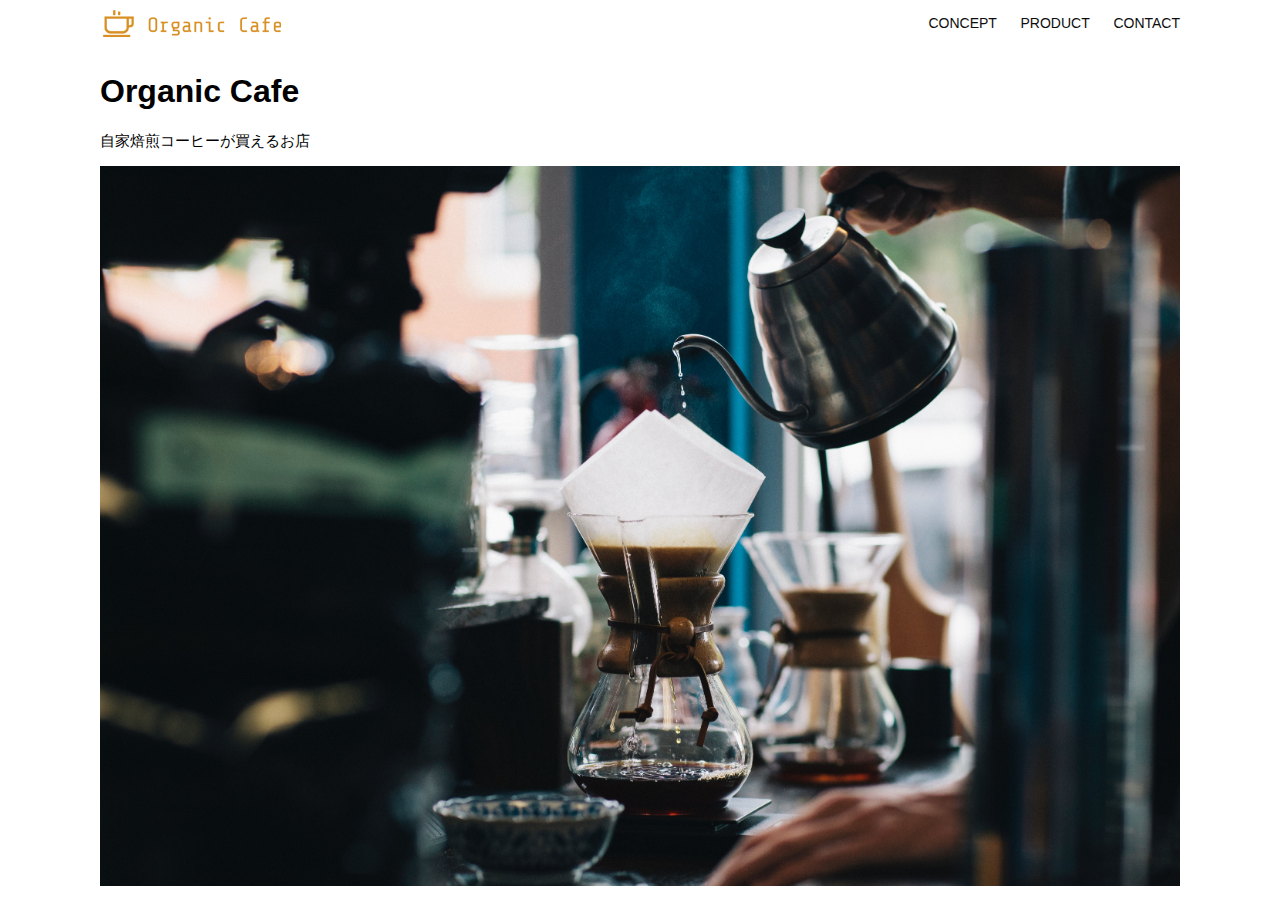
<file: kadai_013/index.html>
<!DOCTYPE html>
<html>
  <head>
    <title>Organic Cafe</title>
    <meta charset="UTF-8" />
    <meta
      name="description"
      content="自家焙煎のコーヒーがお家で楽しめるOrganic Cafe"
    />
    <meta name="viewport" content="width=device-width, initial-scale=1.0" />
    <link rel="stylesheet" href="style.css" />
  </head>
  <body>
    <!-- ヘッダー -->
    <header>
      <!-- ロゴ -->
      <a href="index.html" id="logo"
        ><img src="images/logo.png" alt="トップページに戻る"
      /></a>

      <!-- PC用ナビゲーション -->
      <nav id="nav-pc">
        <a href="index.html#concept">CONCEPT</a>
        <a href="index.html#product">PRODUCT</a>
        <a href="index.html#contact">CONTACT</a>
      </nav>
 
     <!-- スマホ用メニューボタン -->
     <img id="menu-sp" src="images/button-menu.png" alt="ナビゲーションを開く" onclick="document.getElementById('nav-sp').style.display = 'block'">
 
      <!-- スマホ用ナビゲーション -->
      <nav id="nav-sp">
        <img id="close" src="images/button-close.png" alt="ナビゲーションを閉じる" onclick="document.getElementById('nav-sp').style.display = 'none'">
        <a id="logo-sp" href="index.html" onclick="document.getElementById('nav-sp').style.display = 'none'"><img
            src="images/logo-sp.png" alt="トップページに戻る"></a>
        <a class="menu" href="index.html#concept"
          onclick="document.getElementById('nav-sp').style.display = 'none'">CONCEPT</a>
        <a class="menu" href="index.html#product"
          onclick="document.getElementById('nav-sp').style.display = 'none'">PRODUCT</a>
        <a class="menu" href="index.html#contact"
          onclick="document.getElementById('nav-sp').style.display = 'none'">CONTACT</a>
      </nav>

    </header>
    <main>
      <article>
        <!-- メインビジュアル -->
        <section id="main-visual">
          <div id="main-message">
            <h1>Organic Cafe</h1>
            <p>自家焙煎コーヒーが買えるお店</p>
          </div>
          <img
            src="images/main-image.jpg"
            alt="コーヒーをハンドドリップで淹れる画像"
          />
        </section>
      </article>
    </main>
  </body>
</html>
</file>
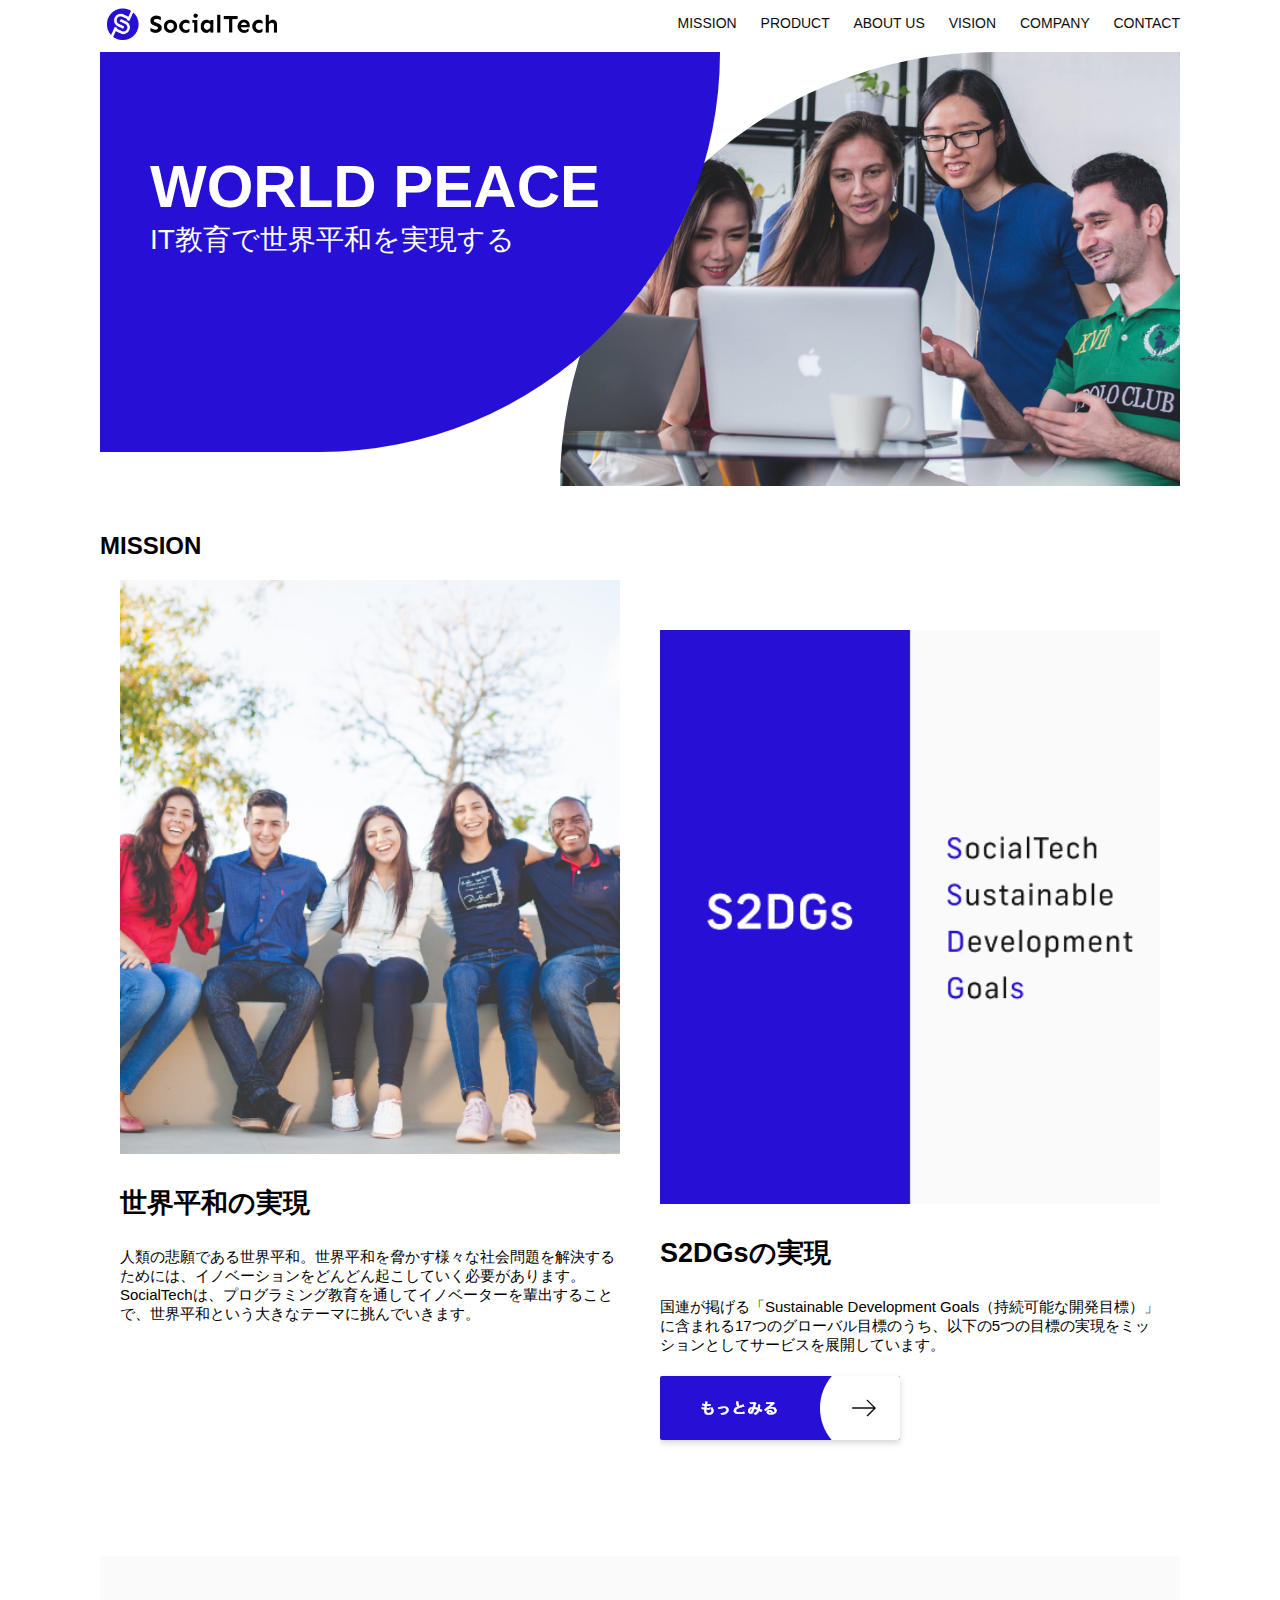
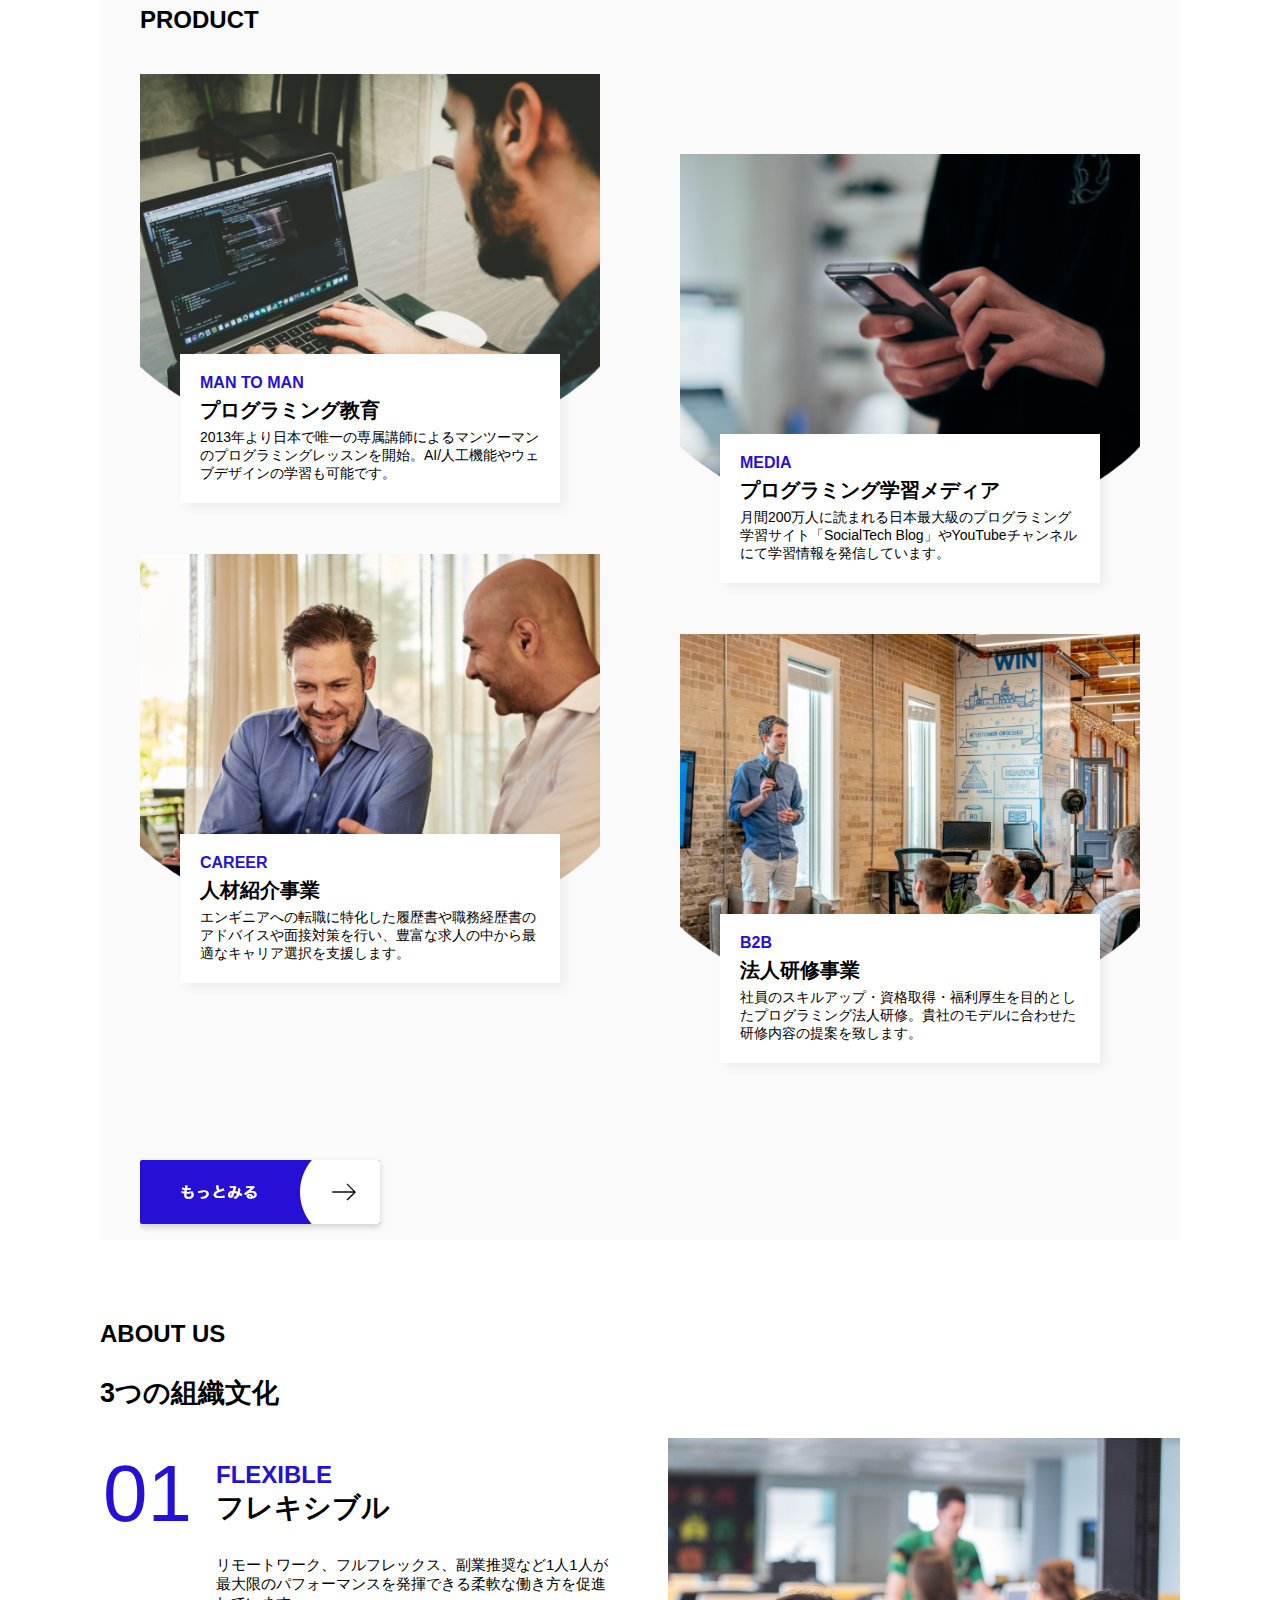
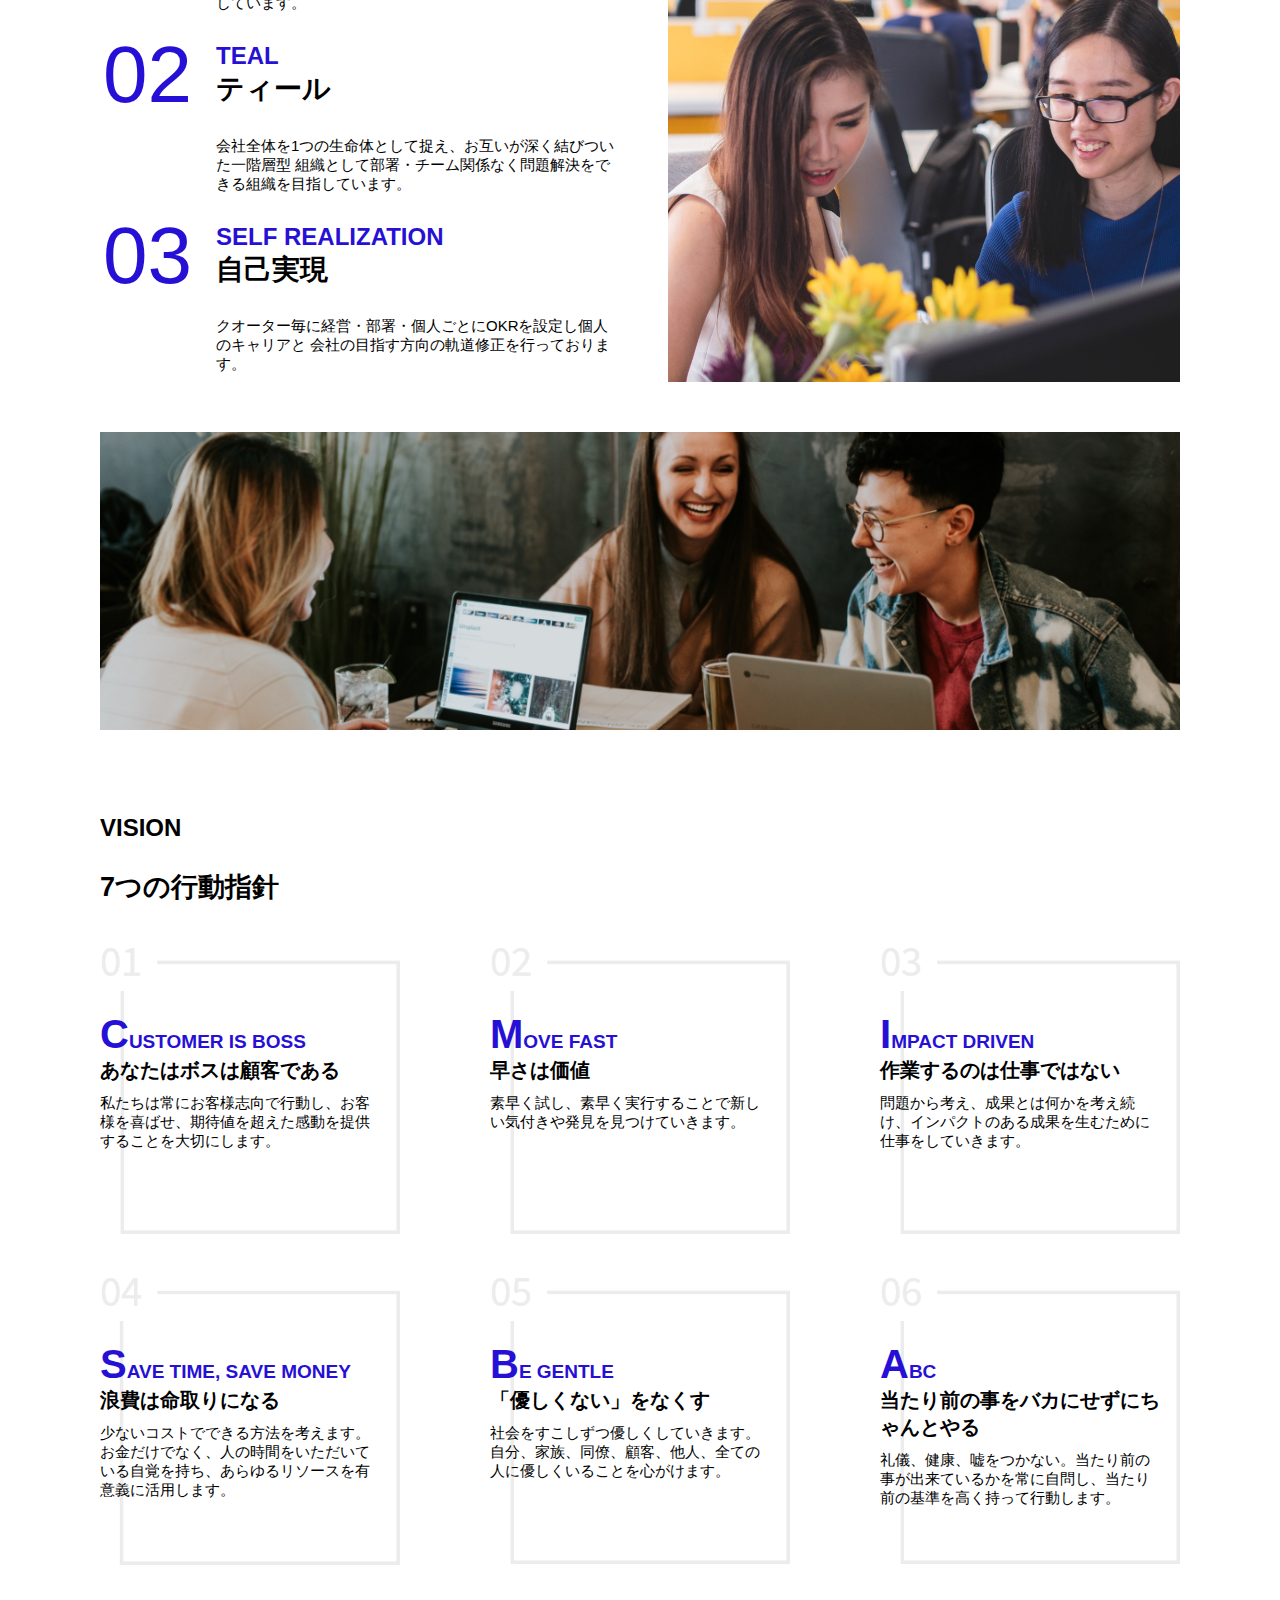
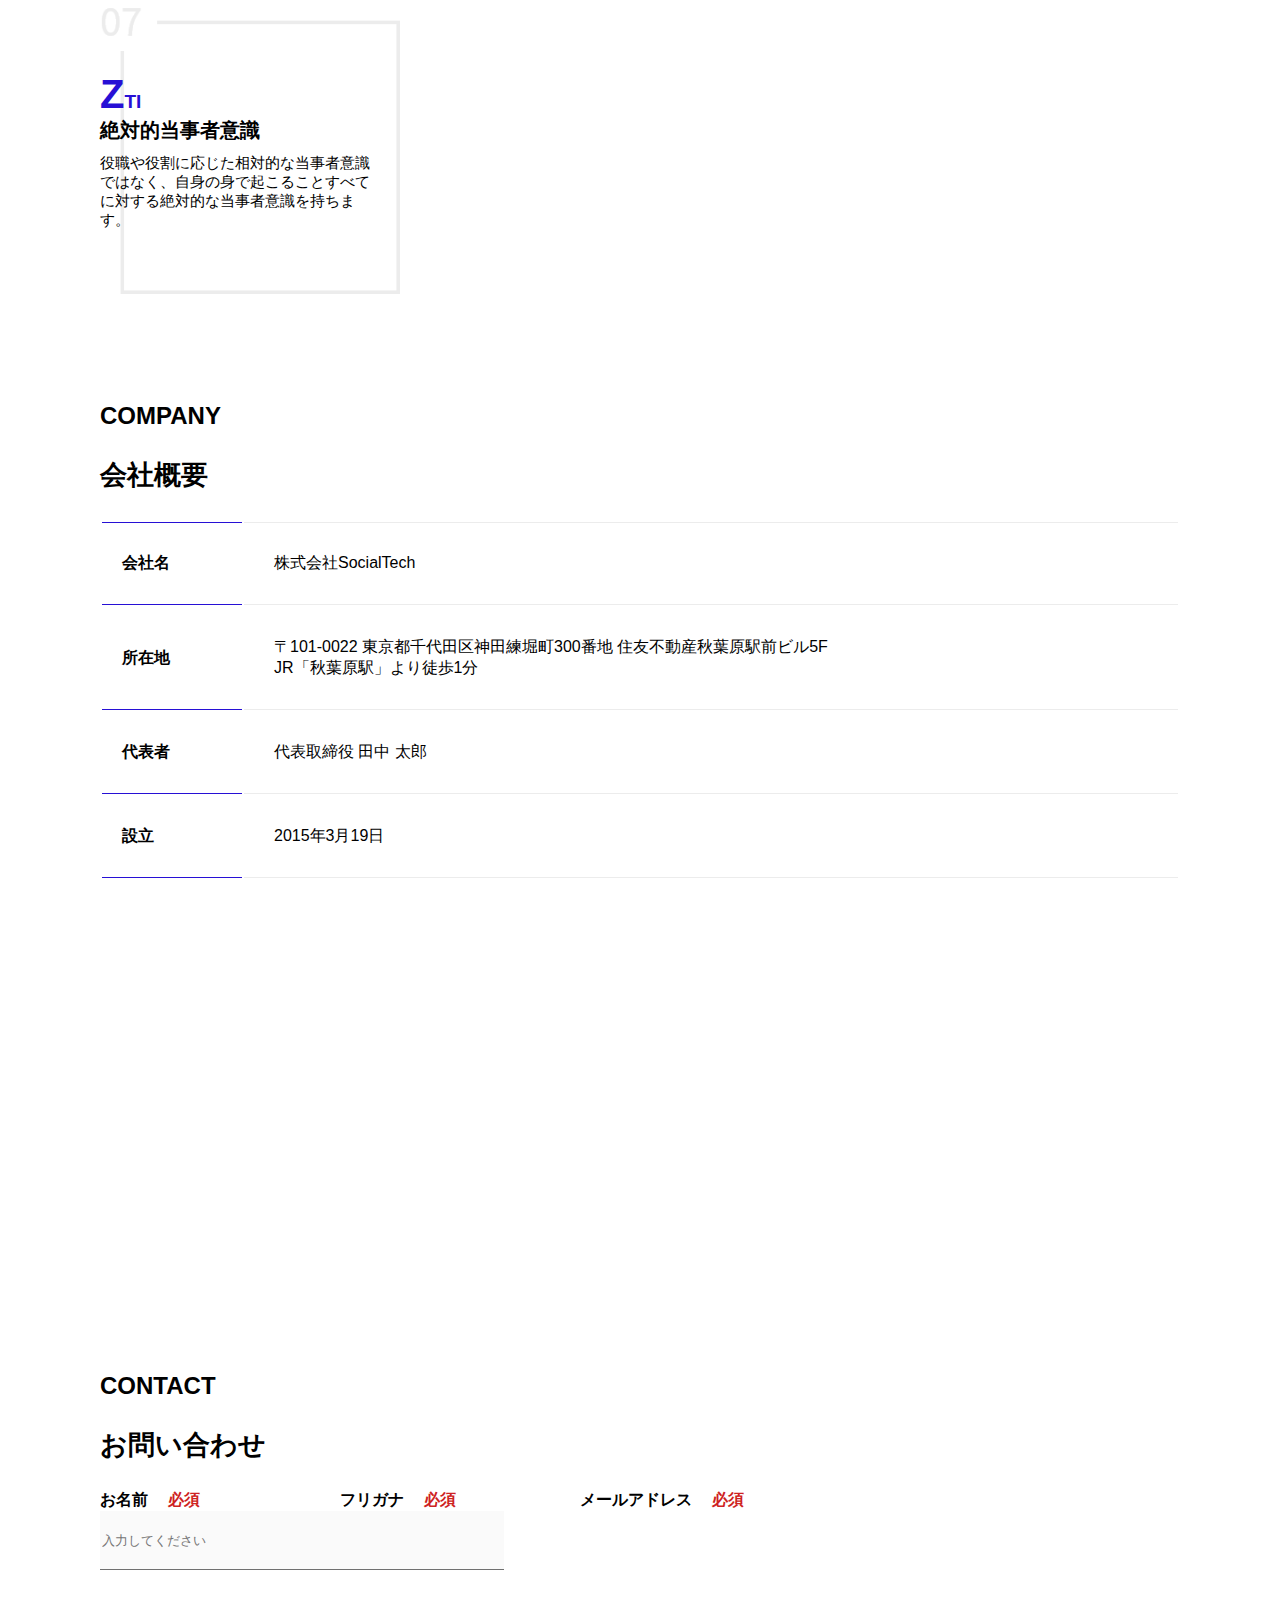
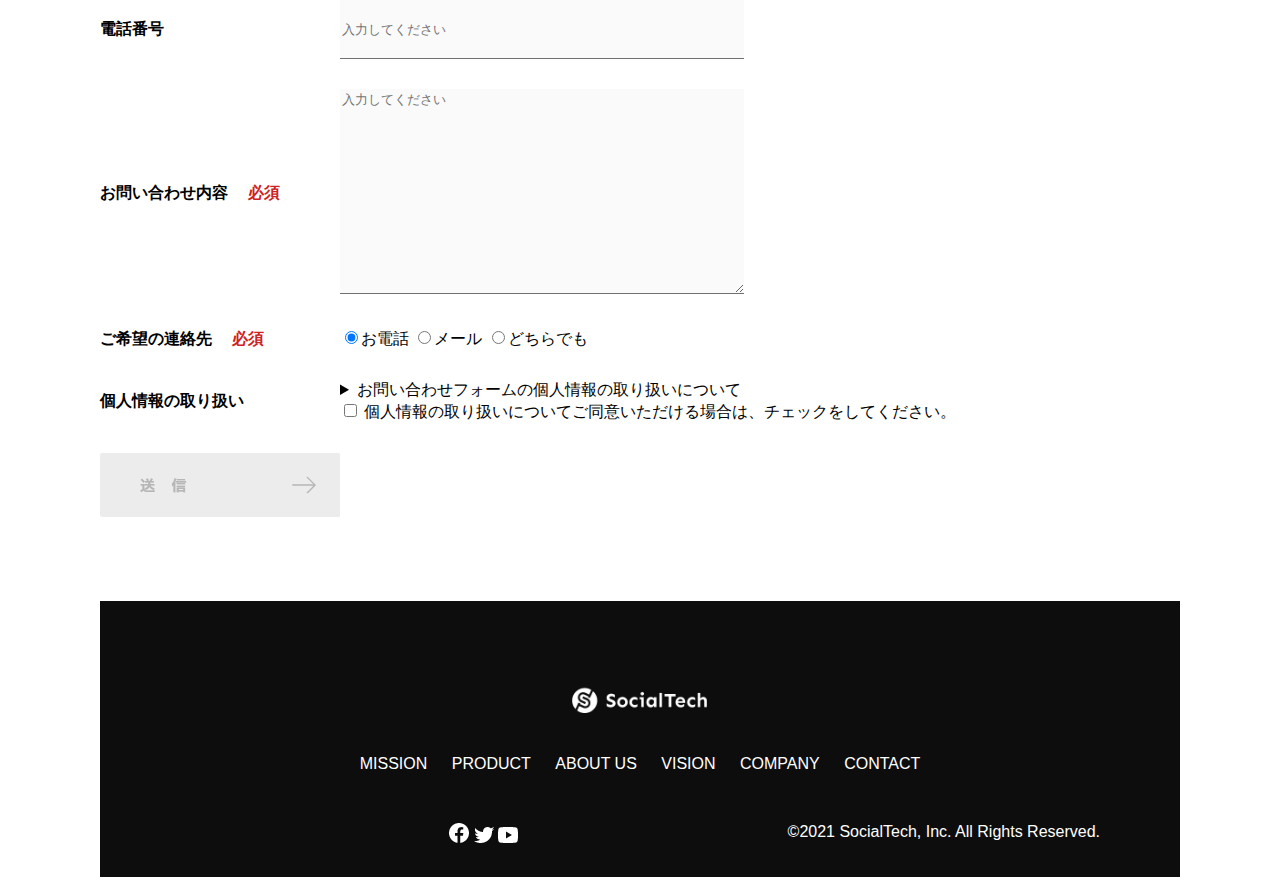
<file: kadai_tutorial_output/index.html>
<!DOCTYPE html>
  <html>
  <head>
    <title>SocialTech</title>
    <meta charset="UTF-8">
    <meta name="description" content="SocialTechはEdTech業界のリーディングカンパニーを目指します。"> 
    <meta name="viewport" content="width, initial-scale=1.0">
    <link rel="stylesheet" href="style.css">
  </head>
  <body>
    <!-- ヘッダー -->
    <header>
        <!-- ロゴ -->
        <a href="index.html" id="logo"><img src="images/logo.png" alt="トップページに戻る"></a>

        <!-- PC用ナビゲーション -->
        <nav id="nav-pc">
            <a href="mission.html">MISSION</a>
            <a href="product.html">PRODUCT</a>
            <a href="index.html#aboutus">ABOUT US</a>
            <a href="index.html#vision">VISION</a>
            <a href="index.html#company">COMPANY</a>
            <a href="index.html#contact">CONTACT</a>
        </nav>
        <!-- スマホ用メニューボタン -->
        <img id="menu-sp" src="images/button-menu.png" alt="ナビゲーションを開く" onclick="document.getElementById('nav-sp').style.display = 'block'">

        <!-- スマホ用ナビゲーション -->
        <nav id="nav-sp">
          <img id="close" src="images/button-close.png" alt="ナビゲーションを閉じる" onclick="document.getElementById('nav-sp').style.display = 'none'">
          <a id="logo-sp" href="index.html" onclick="document.getElementById('nav-sp').style.display = 'none'">
           <img src="images/logo-sp.png" alt="トップページに戻る"></a>
          <a class="menu" href="mission.html" onclick="document.getElementById('nav-sp').style.display = 'none'">MISSION</a>
          <a class="menu" href="product.html" onclick="document.getElementById('nav-sp').style.display = 'none'">PRODUCT</a>
          <a class="menu" href="index.html#aboutus" onclick="document.getElementById('nav-sp').style.display = 'none'">ABOUT US</a>
          <a class="menu" href="index.html#vision" onclick="document.getElementById('nav-sp').style.display = 'none'">VISION</a>
          <a class="menu" href="index.html#company" onclick="document.getElementById('nav-sp').style.display = 'none'">COMPANY</a>
          <a class="menu" href="index.html#contact" onclick="document.getElementById('nav-sp').style.display = 'none'">CONTACT</a>
          <div id="sns">
            <a href="https://www.facebook.com/sejuku2013"><"<img src="images/button-facebook.png" alt="Facebookのリンク"></a>
            <a href="https://twitter.com/samuraijuku"><img src="images/button-twitter.png" alt="Twitterのリンク"></a>
            <a href="https://www.youtube.com/channel/UCCFOQO5aDK0xXam4cUQXT8g"><img src="images/button-youtube.png" alt="YouTubeのリンク"></a>
          </div>
        </nav>
    </header>
    <main>
      <article>
        <!-- メインビジュアル -->
        <section id="main-visual">
          <div id="main-message">
            <h1>WORLD PEACE</h1>
            <p>IT教育で世界平和を実現する</p>
          </div>
          <img src="images/index/index-main.png" alt="PCの周りに集まる多国籍の仲間たち">
        </section>
        <!--ミッション-->
        <section id="mission">
          <h2 class="index-h2">MISSION</h2>
          <div id="mission-flex">
            <div>
              <img id="mission-photo" src="images/index/index-mission.png" alt="屋外のベンチで写真を撮影する多国籍の仲間たち">
              <h3>世界平和の実現</h3>
              <p>
                人類の悲願である世界平和。世界平和を脅かす様々な社会問題を解決するためには、イノベーションをどんどん起こしていく必要があります。SocialTechは、プログラミング教育を通してイノベーターを輩出することで、世界平和という大きなテーマに挑んでいきます。
              </p>
            </div>
            <div>
              <img id="s2dgs" src="images/index/s2dgs.png" alt="S2DGs">
              <h3>S2DGsの実現</h3>
              <p>国連が掲げる「Sustainable Development Goals（持続可能な開発目標）」に含まれる17つのグローバル目標のうち、以下の5つの目標の実現をミッションとしてサービスを展開しています。</p>
              <a href="mission.html">
                <img src="images/button-more.png" alt="もっとみる">
              </a>
            </div>
            </div>
            </section>
            <!-- プロダクト -->
            <section id="product">
              <h2 class="index-h2">PRODUCT</h2>
              <div>
                <div id="product-left">
                  <div>
                    <img class="product-photo" src="images/index/index-mantoman.png" alt="PCでコードを書く男性">
                    <div class="product-explain">
                      <span>MAN TO MAN</span>
                      <h3>プログラミング教育</h3>
                      <p>2013年より日本で唯一の専属講師によるマンツーマンのプログラミングレッスンを開始。AI/人工機能やウェブデザインの学習も可能です。</p>
                    </div>
                  </div>
                  <div>
                    <img class="product-photo" src="images/index/index-career.png" alt="笑顔で話し合う2人の男性">
                    <div class="product-explain">
                      <span>CAREER</span>
                      <h3>人材紹介事業</h3>
                      <p>エンギニアへの転職に特化した履歴書や職務経歴書のアドバイスや面接対策を行い、豊富な求人の中から最適なキャリア選択を支援します。</p>
                    </div>
                  </div>
                </div>
                <div id="product-right">
                  <div>
                    <img class="product-photo" src="images/index/index-media.png" alt="スマートフォンを操作する人">
                    <div class="product-explain">
                      <span>MEDIA</span>
                      <h3>プログラミング学習メディア</h3>
                      <p>月間200万人に読まれる日本最大級のプログラミング学習サイト「SocialTech Blog」やYouTubeチャンネルにて学習情報を発信しています。</p>
                    </div>
                  </div>
                  <div>
                    <img class="product-photo" src="images/index/index-b2b.png" alt="講演中の男性とそれを聴く人々">
                    <div class="product-explain">
                      <span>B2B</span>
                      <h3>法人研修事業</h3>
                      <p>社員のスキルアップ・資格取得・福利厚生を目的としたプログラミング法人研修。貴社のモデルに合わせた研修内容の提案を致します。</p>
                    </div>
                  </div>
                </div>
              </div>
              <div>
                <a id="product-more" href="product.html">
                  <img src="images/button-more.png" alt="もっとみる">
                </a>
              </div>
            </section>
            <!---ABOUT US-->
            <section id="aboutus">
              <h2 class="index-h2">ABOUT US</h2>
              <h3>3つの組織文化</h3>
              <div>
                <table class="culture-table">
                  <tr>
                    <td>
                      <span class="culture-num">01</span>
                    </td>
                   <td>
                    <span class="culture-en">FLEXIBLE</span>
                    <span class="culture-jp">フレキシブル</span>
                  </td>
                </tr>
                <tr>
                  <td>
                    <!--空のセル-->
                  </td>
                  <td>
                    <p class="culture-description">
                      リモートワーク、フルフレックス、副業推奨など1人1人が最大限のパフォーマンスを発揮できる柔軟な働き方を促進しています。
                    </p>
                  </td>
                </tr>
                <tr>
                  <td>
                    <span class="culture-num">02</span>
                  </td>
                  <td>
                    <span class="culture-en">TEAL</span>
                    <span class="culture-jp">ティール</span>
                  </td>
                </tr>
                <tr>
                  <td>
                    <!--空のセル-->
                  </td>
                  <td>
                    <p class="culture-description">
                      会社全体を1つの生命体として捉え、お互いが深く結びついた一階層型
                      組織として部署・チーム関係なく問題解決をできる組織を目指しています。
                    </p>
                  </td>
                </tr>
                <tr>
                  <td>
                    <span class="culture-num">03</span>
                  </td>
                  <td>
                    <span class="culture-en">SELF REALIZATION</span>
                    <span class="culture-jp">自己実現</span>
                  </td>
                </tr>
                <tr>
                  <td>
                    <!--空のセル-->
                  </td>
                  <td>
                    <p class="culture-description">
                      クオーター毎に経営・部署・個人ごとにOKRを設定し個人のキャリアと
                      会社の目指す方向の軌道修正を行っております。
                    </p>
                  </td>
                </tr>
              </table>
               <img class="culture-img" src="images/index/index-aboutus1.png" alt="笑顔で話し合う2人の女性">
              </div>
              <img class="culture-img2" src="images/index/index-aboutus2.png" alt="笑顔で話し合う3人の男女">
            </section>
            <!-- VISION -->
            <section id="vision">
              <h2 class="index-h2">VISION</h2>
              <h3>7つの行動指針</h3>
              <div>
                <div class="vision-box">
                  <img src="images/index/vision-01.png" alt="01">
                  <span>
                    <h4>CUSTOMER IS BOSS</h4>
                    <h5>あなたはボスは顧客である</h5>
                    <p>私たちは常にお客様志向で行動し、お客様を喜ばせ、期待値を超えた感動を提供することを大切にします。</p>
                  </span>
                </div>
                 <div class="vision-box">
                  <img src="images/index/vision-02.png" alt="02">
                  <span>
                    <h4>MOVE FAST</h4>
                    <h5>早さは価値</h5>
                    <p>素早く試し、素早く実行することで新しい気付きや発見を見つけていきます。</p>
                  </span>
                </div>
                <div class="vision-box">
                  <img src="images/index/vision-03.png" alt="03">
                  <span>
                    <h4>IMPACT DRIVEN</h4>
                    <h5>作業するのは仕事ではない</h5>
                    <p>問題から考え、成果とは何かを考え続け、インパクトのある成果を生むために仕事をしていきます。</p>
                  </span>
                </div>
                <div class="vision-box">
                  <img src="images/index/vision-04.png" alt="04">
                  <span>
                    <h4>SAVE TIME, SAVE MONEY</h4>
                    <h5>浪費は命取りになる</h5>
                    <p>少ないコストでできる方法を考えます。お金だけでなく、人の時間をいただいている自覚を持ち、あらゆるリソースを有意義に活用します。</p>
                  </span>
                </div>
                <div class="vision-box">
                  <img src="images/index/vision-05.png" alt="05">
                  <span>
                    <h4>BE GENTLE</h4>
                    <h5>「優しくない」をなくす</h5>
                    <p>社会をすこしずつ優しくしていきます。自分、家族、同僚、顧客、他人、全ての人に優しくいることを心がけます。</p>
                  </span>
                </div>
                <div class="vision-box">
                  <img src="images/index/vision-06.png" alt="06">
                  <span>
                    <h4>ABC</h4>
                    <h5>当たり前の事をバカにせずにちゃんとやる</h5>
                    <p>礼儀、健康、嘘をつかない。当たり前の事が出来ているかを常に自問し、当たり前の基準を高く持って行動します。</p>
                  </span>
                </div>
                <div class="vision-box">
                  <img src="images/index/vision-07.png" alt="07">
                  <span>
                    <h4>ZTI</h4>
                    <h5>絶対的当事者意識</h5>
                    <p>役職や役割に応じた相対的な当事者意識ではなく、自身の身で起こることすべてに対する絶対的な当事者意識を持ちます。</p>
                  </span>
                </div>
              </div>
            </section>
             <!-- COMPANY -->
             <section id="company">
              <h2 class="index-h2">COMPANY</h2>
              <h3>会社概要</h3>
               <table id="company-table">
                <tr>
                  <th class="tableheader-first">会社名</th>
                  <td class="cell-first"> 株式会社SocialTech</td>
                </tr>
                <tr>
                  <th class="tableheader">所在地</th>
                  <td class="cell">〒101-0022 東京都千代田区神田練堀町300番地 住友不動産秋葉原駅前ビル5F<br>JR「秋葉原駅」より徒歩1分</td>
                </tr>
                <tr>
                  <th class="tableheader">代表者</th>
                  <td class="cell">代表取締役 田中 太郎</td>
                </tr>
                <tr>
                  <th class="tableheader">設立</th>
                  <td class="cell">2015年3月19日</td>
                </tr>
              </table>
              <iframe 
                src="https://www.google.com/maps/embed?pb=!1m18!1m12!1m3!1d3240.068678112292!2d139.77207767460533!3d35.699927528948734!2m3!1f0!2f0!3f0!3m2!1i1024!2i768!4f13.1!3m3!1m2!1s0x60188fee13660e23%3A0x77137876edf742ac!2z5L2P5Y-L5LiN5YuV55Sj56eL6JGJ5Y6f6aeF5YmN44OT44Or!5e0!3m2!1sja!2sjp!4v1716643619448!5m2!1sja!2sjp" width="600" height="450" style="border:0;" allowfullscreen="" loading="lazy" referrerpolicy="no-referrer-when-downgrade">
              </iframe>
            </section>
            <!-- お問い合わせフォーム -->
            <section id="contact">
              <h2 class="index-h2">CONTACT</h2>
              <h3>お問い合わせ</h3>
              <form>
                <div>
                  <div class="contact-heading">
                    <label class="contact-label">お名前<span class="contact-span">必須</span></label>
                  </div>
                  <div class="contact-heading">
                    <label class="contact-label">フリガナ<span class="contact-span">必須</span></label>
                  </div>
                  <div class="contact-heading">
                    <label class="contact-label">メールアドレス<span class="contact-span">必須</span></label>
                  </div>
                  <div>
                    <input type="text" name="email" placeholder="入力してください" class="contact-textbox">
                  </div>
                </div>
                <div>
                  <div class="contact-heading">
                    <label class="contact-label">電話番号</label>
                  </div>
                  <div>
                    <input type="text" name="tel" placeholder="入力してください" class="contact-textbox">
                  </div>
                </div>
                <div>
                  <div class="contact-heading">
                    <label class="contact-label">お問い合わせ内容<span class="contact-span">必須</span></label>
                  </div>
                  <div>
                    <textarea class="contact-textarea" placeholder="入力してください" name="message"></textarea>
                  </div>
                </div>
                <div>
                  <div class="contact-heading">
                    <label class="contact-label">ご希望の連絡先<span class="contact-span">必須</span></label>
                  </div>
                  <div>
                    <input class="radiobutton" type="radio" value="tel" name="contact" checked><label>お電話</label>
                    <input class="radiobutton" type="radio" value="mail" name="contact"><label>メール</label>
                    <input class="radiobutton" type="radio" value="both" name="contact"><label>どちらでも</label>
                  </div>
                </div>
                <div>
                  <div class="contact-heading">
                    <label class="contact-label">個人情報の取り扱い</label>
                  </div>
                  <div>
                    <details>
                      <summary>お問い合わせフォームの個人情報の取り扱いについて</summary>
                      <div>
                        <span>1. 組織の名称又は氏名</span><br>
                        株式会社SocialTech<br><br>
                        <span>2. 個人情報保護管理者（若しくはその代理人）の氏名又は職名、所属及び連絡先
                          鈴木 一郎 コーポレート部</span><br>
                          メールアドレス:samurai@example.com<br>
                          TEL:03-1234-5678<br>
                          <span>3.個人情報の利用目的</span><br>
                          ・本サービス及び本サービスに関する情報の提供又はそれらに関する連絡のため<br>
                          ・ユーザーの本人確認のため<br>
                          ・当社サービスのご案内のため<br>
                          ・当社商品等の広告または宣伝（電子メールによるものエオ含むものとします。）<br><br>
                          <span>4.個人情報の取り扱い業務の委託</span><br>
                          個人情報の取扱業務の全部または一部を外部に業務委託する場合があります。<br>
                          その際、弊社は、個人情報を適切に保護できる管理体制を敷き実行していることを条件として<br>
                          委託先を厳選したうえで、機密保持契約を委託先と締結し、お客様の個人情報を厳密に管理させます。<br><br>
                          <span>5.個人情報の開示等の請求</span><br>
                          お客様は、弊社の対してご自身の個人情報の開示等（利用目的の通知、開示、内容の訂正・追加・削除、利用の停止又は消去、第三者への提供の停止）に関して、当社問合わせ窓口に申し出る事ができます。<br>
                          その際、弊社はお客様ご本人を確認させていただいたうえで、合理的な期間内に対応いたします。<br><br>
                          なお、個人情報に関する弊社問合わせ先は、次の通りです。<br><br>
                          株式会社SocialTech 個人情報問合せ窓口<br>
                          〒101-0022 東京都千代田区神田練堀町300番地 住友不動産秋葉原駅前ビル5F<br>
                          メールアドレス:samurai@example.com TEL:03-1234-5678<br><br>
                          <span>6.個人情報を提供されることの任意性について</span><br><br>
                          お客様がご自身の個人情報を弊社に提供されるか否かは、お客様のご判断によりますが、もしご提供されない場合には、適切なサービスが提供できない場合がありますので予めご了承ください。
                        </div>
                      </details>
                      <input type="checkbox" name="agree">
                      <span>個人情報の取り扱いについてご同意いただける場合は、チェックをしてください。</span>
                    </div>
                  </div>
                   <input type="image" src="images/button-submit.png" alt="送信する">
              </form>
            </section>
       </article>
        <footer>
          <div id="footer-logo">
            <img src="images/logo-sp.png" alt="SocialTech">
          </div>
           <div id="footer-link">
            <a href="mission.html">MISSION</a>
            <a href="product.html">PRODUCT</a>
            <a href="index.html#aboutus">ABOUT US</a>
            <a href="index.html#vision">VISION</a>
            <a href="index.html#company">COMPANY</a>
            <a href="index.html#contact">CONTACT</a>
          </div>
           <div id="SNS-footer">
            <a href="https://www.facebook.com/sejuku2013"><img src="images/button-facebook.png" alt="Facebookのリンク"></a>
            <a href="https://twitter.com/samuraijuku"><img src="images/button-twitter.png" alt="twitterのリンク"></a>
            <a href="https://www.youtube.com/channel/UCCFOQO5aDK0xXam4cUQXT8g"><img src="images/button-youtube.png" alt="YouTubeのリンク"></a>
             <span id="copyright">&copy;2021 SocialTech, Inc. All Rights Reserved.</span>
          </div>
        </footer>
    </main>
  </body>
  </html>
</file>
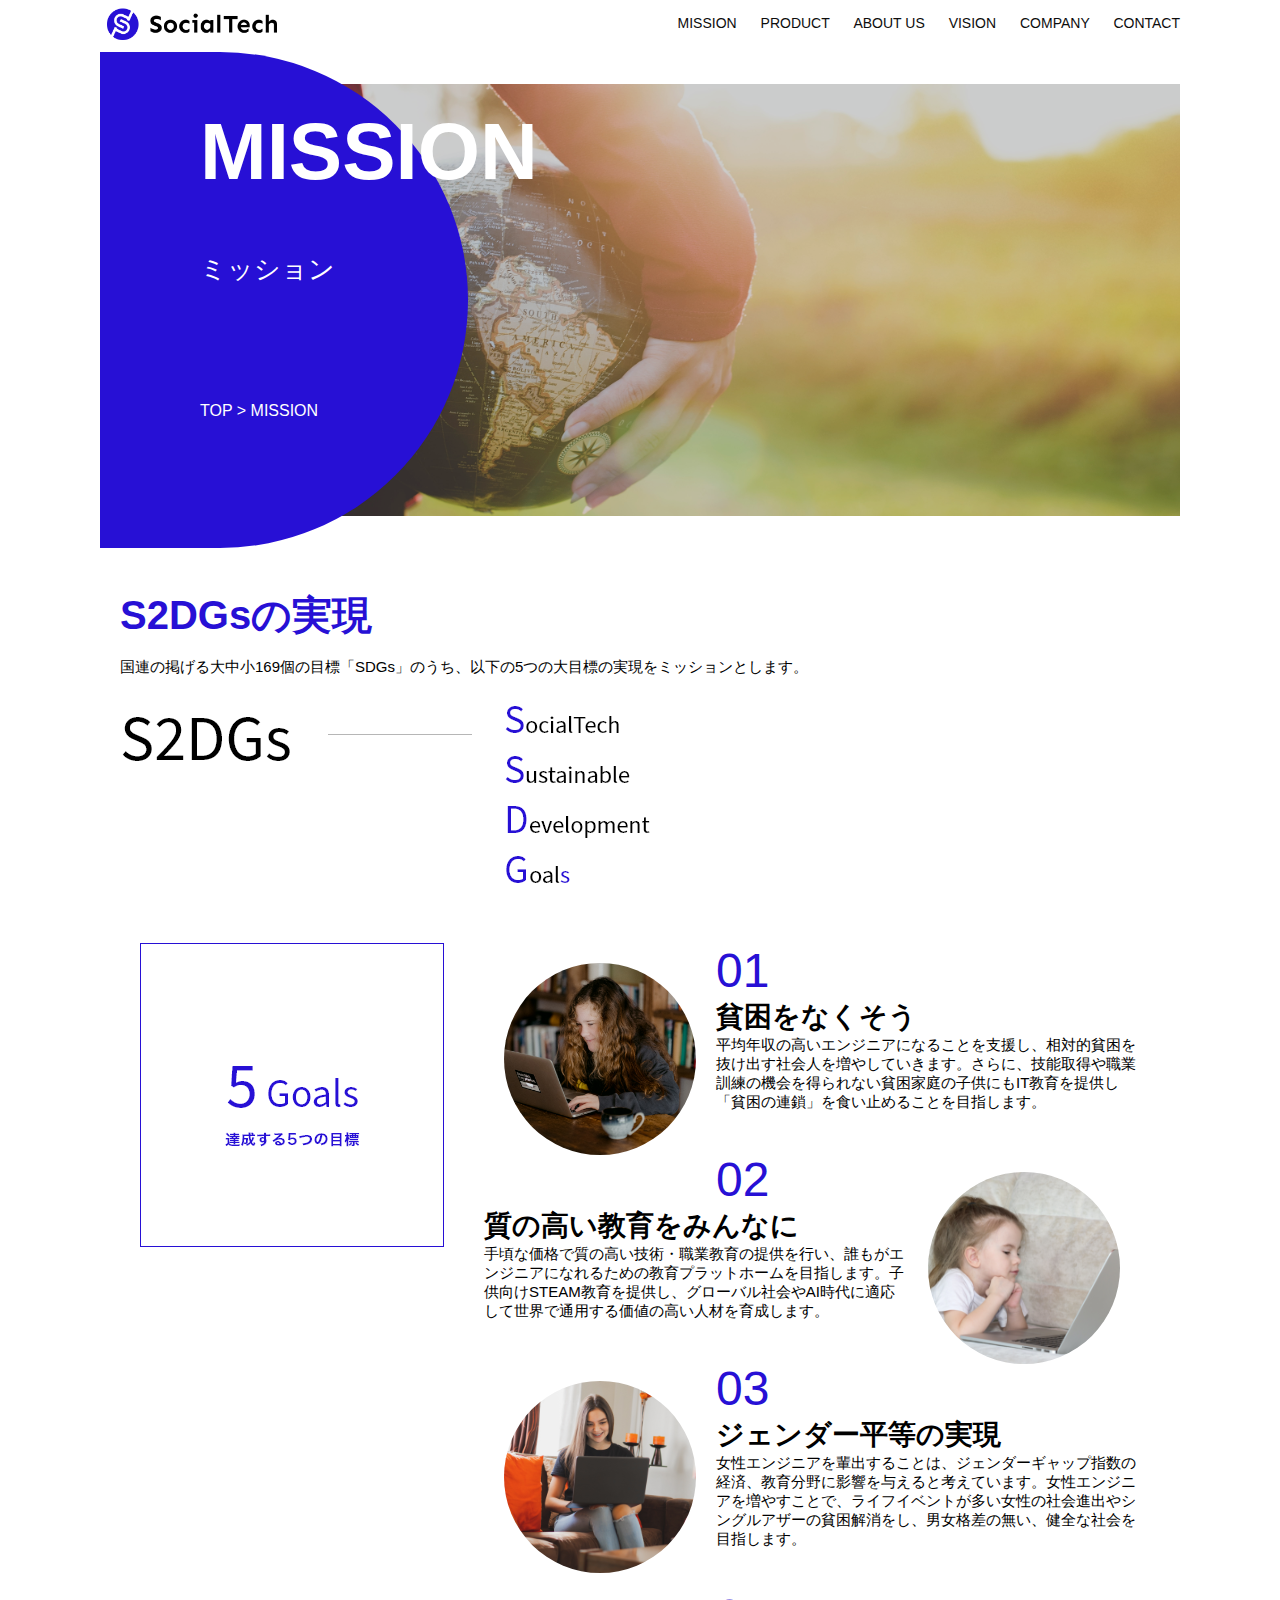
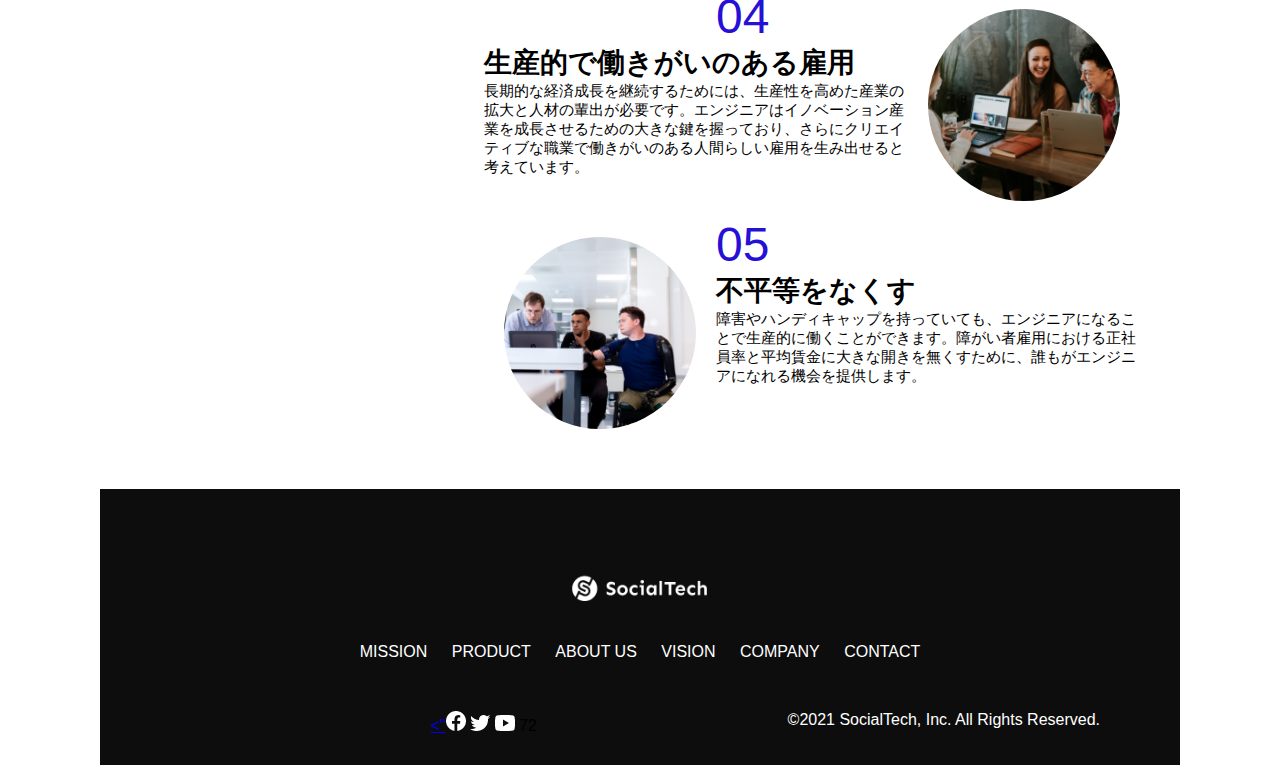
<file: kadai_tutorial_output/mission.html>
<!DOCTYPE html>
  <html>
  <head>
    <title>SocialTech - MISSION ミッション -</title>
    <meta charset="UTF-8">
    <meta name="description" content="SocialTechが目指す5つの目標（S2DGs）を紹介します"> 
    <meta name="viewport" content="width, initial-scale=1.0">
    <link rel="stylesheet" href="style.css">
  </head>
  <body>
    <!-- ヘッダー -->
    <header>
        <!-- ロゴ -->
        <a href="index.html" id="logo"><img src="images/logo.png" alt="トップページに戻る"></a>

        <!-- PC用ナビゲーション -->
        <nav id="nav-pc">
            <a href="mission.html">MISSION</a>
            <a href="product.html">PRODUCT</a>
            <a href="index.html#aboutus">ABOUT US</a>
            <a href="index.html#vision">VISION</a>
            <a href="index.html#company">COMPANY</a>
            <a href="index.html#contact">CONTACT</a>
        </nav>
        <!-- スマホ用メニューボタン -->
        <img id="menu-sp" src="images/button-menu.png" alt="ナビゲーションを開く" onclick="document.getElementById('nav-sp').style.display = 'block'">

        <!-- スマホ用ナビゲーション -->
        <nav id="nav-sp">
            <img id="close" src="images/button-close.png" alt="ナビゲーションを閉じる" onclick="document.getElementById('nav-sp').style.display = 'none'">
            <a id="logo-sp" href="index.html" onclick="document.getElementById('nav-sp').style.display = 'none'">
             <img src="images/logo-sp.png" alt="トップページに戻る"></a>
            <a class="menu" href="mission.html" onclick="document.getElementById('nav-sp').style.display = 'none'">MISSION</a>
            <a class="menu" href="product.html" onclick="document.getElementById('nav-sp').style.display = 'none'">PRODUCT</a>
            <a class="menu" href="index.html#aboutus" onclick="document.getElementById('nav-sp').style.display = 'none'">ABOUT US</a>
            <a class="menu" href="index.html#vision" onclick="document.getElementById('nav-sp').style.display = 'none'">VISION</a>
            <a class="menu" href="index.html#company" onclick="document.getElementById('nav-sp').style.display = 'none'">COMPANY</a>
            <a class="menu" href="index.html#contact" onclick="document.getElementById('nav-sp').style.display = 'none'">CONTACT</a>
            <div id="sns">
              <a href="https://www.facebook.com/sejuku2013"><"<img src="images/button-facebook.png" alt="Facebookのリンク"></a>
              <a href="https://twitter.com/samuraijuku"><img src="images/button-twitter.png" alt="Twitterのリンク"></a>
              <a href="https://www.youtube.com/channel/UCCFOQO5aDK0xXam4cUQXT8g"><img src="images/button-youtube.png" alt="YouTubeのリンク"></a>
            </div>
          </nav>
      </header>
      <main>
         <article>
            <section id="mission-main">
                <div id="mission-title">
                 <h1>MISSION</h1>
                 <span>ミッション</span>
                 <div>TOP > MISSION</div>
                </div>
            </section>
            <section id="mission-s2dgs">
                <h2 class="mission-h2">S2DGsの実現</h2>
                <p> 国連の掲げる大中小169個の目標「SDGs」のうち、以下の5つの大目標の実現をミッションとします。</p>
                <img src="images/mission/mission-s2dgs.png" alt="S2DGs">
            </section>
            <section id="mission-5goals">
                <div>
                    <img id="s2dgs-image" src="images/mission/mission-5goals.png" alt="5Goals">
                </div>
                <div>
                    <div>
                        <img class="fivegoals-image-left" src="images/mission/mission-5goals01.png" alt="PCを操作する女の子">
                        <span class="fivegoals-number">01</span>
                        <h3 class="fivegoals-h3">貧困をなくそう</h3>
                        <p class="fivegoals-p">
                            平均年収の高いエンジニアになることを支援し、相対的貧困を抜け出す社会人を増やしていきます。さらに、技能取得や職業訓練の機会を得られない貧困家庭の子供にもIT教育を提供し「貧困の連鎖」を食い止めることを目指します。
                        </p>
                    </div>

                    <div>
                        <img class="fivegoals-image-right" src="images/mission/mission-5goals02.png" alt="PCを見つめる小さい女の子">
                        <span class="fivegoals-number">02</span>
                        <h3 class="fivegoals-h3">質の高い教育をみんなに</h3>
                        <p class="fivegoals-p">
                            手頃な価格で質の高い技術・職業教育の提供を行い、誰もがエンジニアになれるための教育プラットホームを目指します。子供向けSTEAM教育を提供し、グローバル社会やAI時代に適応して世界で通用する価値の高い人材を育成します。
                        </p>
                    </div>

                    <div>
                        <img class="fivegoals-image-left" src="images/mission/mission-5goals03.png" alt="PCを操作する女性">
                        <span class="fivegoals-number">03</span>
                        <h3 class="fivegoals-h3">ジェンダー平等の実現</h3>
                        <p class="fivegoals-p">
                            女性エンジニアを輩出することは、ジェンダーギャップ指数の経済、教育分野に影響を与えると考えています。女性エンジニアを増やすことで、ライフイベントが多い女性の社会進出やシングルアザーの貧困解消をし、男女格差の無い、健全な社会を目指します。
                        </p>
                    </div>

                    <div>
                        <img class="fivegoals-image-right" src="images/mission/mission-5goals04.png" alt="笑顔で話し合う3人の男女">
                        <span class="fivegoals-number">04</span>
                        <h3 class="fivegoals-h3">生産的で働きがいのある雇用</h3>
                        <p class="fivegoals-p">
                            長期的な経済成長を継続するためには、生産性を高めた産業の拡大と人材の輩出が必要です。エンジニアはイノベーション産業を成長させるための大きな鍵を握っており、さらにクリエイティブな職業で働きがいのある人間らしい雇用を生み出せると考えています。
                        </p>
                    </div>

                    <div>
                        <img class="fivegoals-image-left" src="images/mission/mission-5goals05.png" alt="障害を持つ男性が生き生きと働く様子">
                        <span class="fivegoals-number">05</span>
                        <h3 class="fivegoals-h3">不平等をなくす</h3>
                        <p class="fivegoals-p">
                            障害やハンディキャップを持っていても、エンジニアになることで生産的に働くことができます。障がい者雇用における正社員率と平均賃金に大きな開きを無くすために、誰もがエンジニアになれる機会を提供します。
                        </p>
                    </div>
                </div>
            </section>  
         </article>
        <footer>
            <div id="footer-logo">
                <img src="images/logo-sp.png" alt="SocialTech">
            </div>
            <div id="footer-link">
                <a href="mission.html">MISSION</a>
                <a href="product.html">PRODUCT</a>
                <a href="index.html#aboutus">ABOUT US</a>
                <a href="index.html#vision">VISION</a>
                <a href="index.html#company">COMPANY</a>
                <a href="index.html#contact">CONTACT</a>
            </div>
            <div id="SNS-footer">
              <a href="https://www.facebook.com/sejuku2013"><"<img src="images/button-facebook.png" alt="Facebookのリンク"></a>
              <a href="https://twitter.com/samuraijuku"><img src="images/button-twitter.png" alt="Twitterのリンク"></a>
              <a href="https://www.youtube.com/channel/UCCFOQO5aDK0xXam4cUQXT8g"><img src="images/button-youtube.png" alt="YouTubeのリンク"></a>
              <span id="copyright">&copy;2021 SocialTech, Inc. All Rights Reserved. </span>
72          </div>
        </footer>
      </main>
  </body>

  </html>
</file>
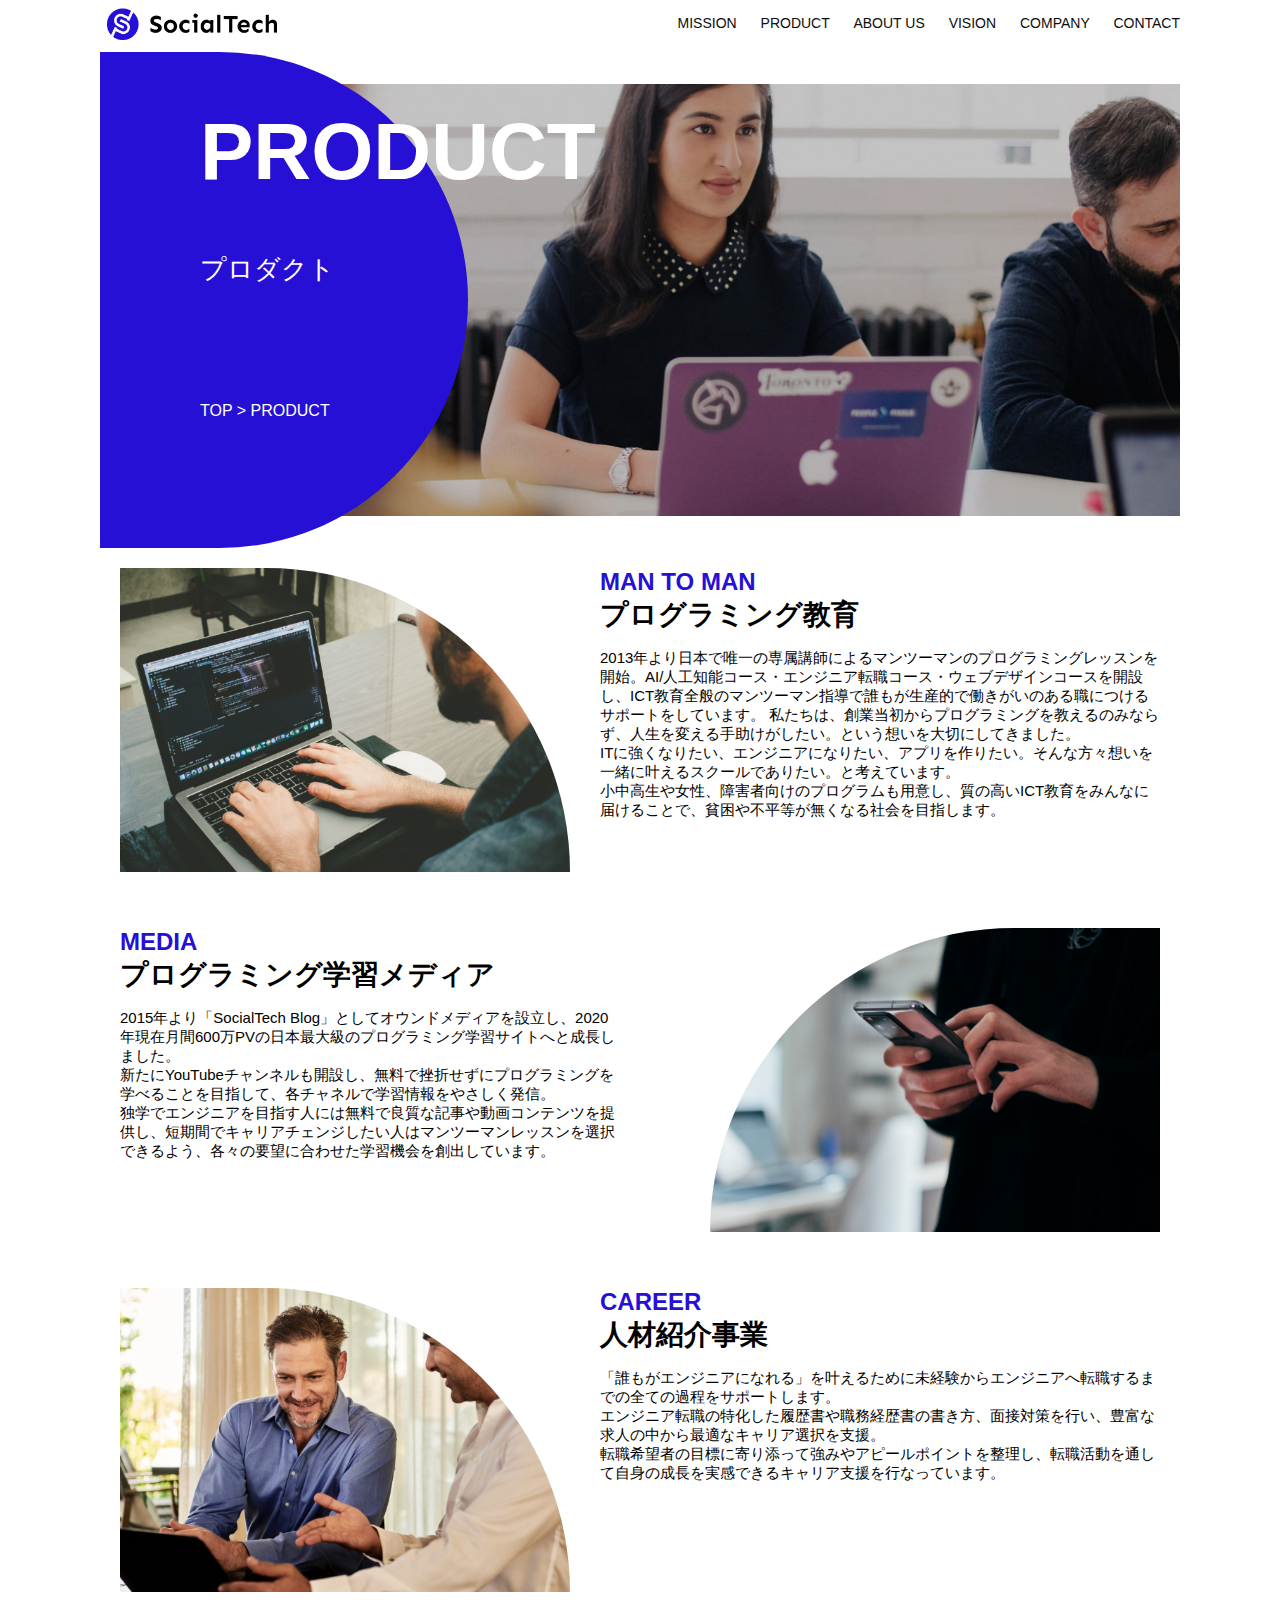
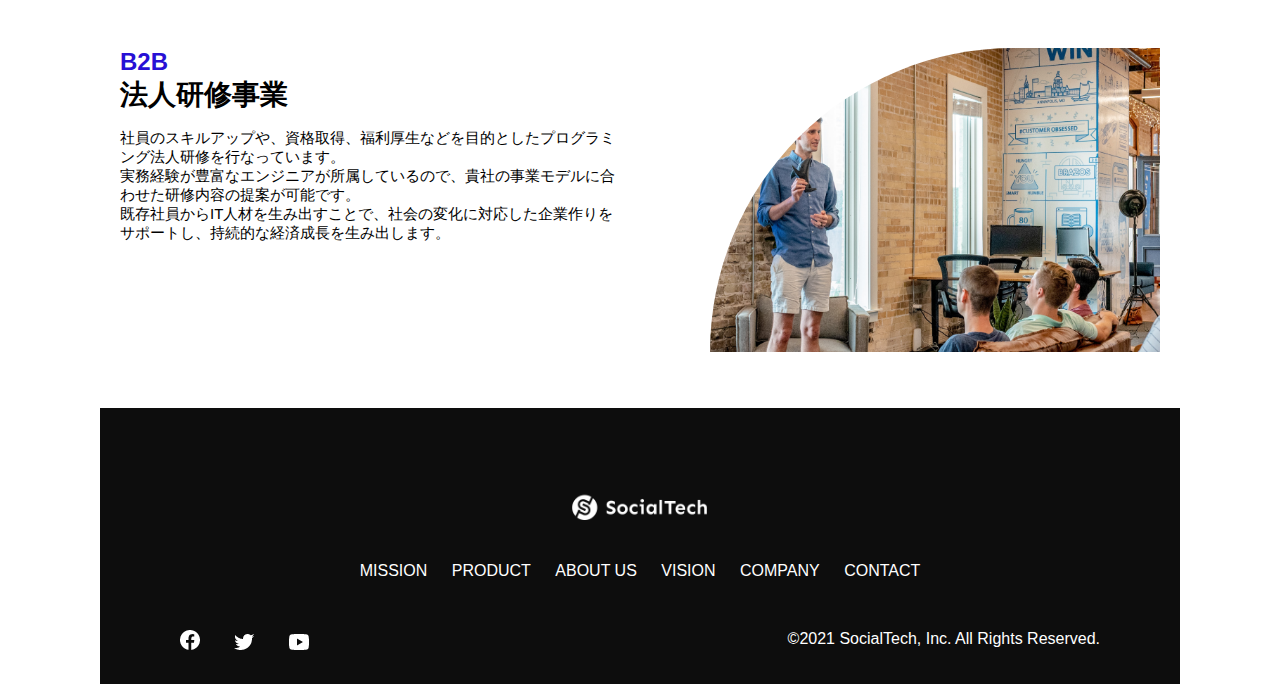
<file: kadai_tutorial_output/product.html>
<!DOCTYPE html>
 <html>
 <head>
   <title>SocialTech -PRODUCT プロダクト-</title>
   <meta charset="UTF-8">
   <meta name="description" content="SocialTechの4つのプロダクトを紹介します">
   <meta name="viewport" content="width=device-width, initial-scale=1.0">
   <link rel="stylesheet" href="style.css">
 </head>
 
 <body>
   <!-- ヘッダー -->
   <header>
     <!-- ロゴ -->
     <a href="index.html" id="logo"><img src="images/logo.png" alt="トップページに戻る"></a>
 
     <!-- PC用ナビゲーション -->
     <nav id="nav-pc">
       <a href="mission.html">MISSION</a>
       <a href="product.html">PRODUCT</a>
       <a href="index.html#aboutus">ABOUT US</a>
       <a href="index.html#vision">VISION</a>
       <a href="index.html#company">COMPANY</a>
       <a href="index.html#contact">CONTACT</a>
     </nav>
 
     <!-- スマホ用メニューボタン -->
     <img id="menu-sp" src="images/button-menu.png" alt="ナビゲーションを開く" onclick="document.getElementById('nav-sp').style.display = 'block'">
 
     <!-- スマホ用ナビゲーション -->
     <nav id="nav-sp">
       <img id="close" src="images/button-close.png" alt="ナビゲーションを閉じる" onclick="document.getElementById('nav-sp').style.display = 'none'">
       <a id="logo-sp" href="index.html" onclick="document.getElementById('nav-sp').style.display = 'none'"><img
           src="images/logo-sp.png" alt="トップページに戻る"></a>
       <a class="menu" href="mission.html" onclick="document.getElementById('nav-sp').style.display = 'none'">MISSION</a>
       <a class="menu" href="product.html" onclick="document.getElementById('nav-sp').style.display = 'none'">PRODUCT</a>
       <a class="menu" href="index.html#aboutus" onclick="document.getElementById('nav-sp').style.display = 'none'">ABOUT
         US</a>
       <a class="menu" href="index.html#vision"
         onclick="document.getElementById('nav-sp').style.display = 'none'">VISION</a>
       <a class="menu" href="index.html#company"
         onclick="document.getElementById('nav-sp').style.display = 'none'">COMPANY</a>
       <a class="menu" href="index.html#contact"
         onclick="document.getElementById('nav-sp').style.display = 'none'">CONTACT</a>
       <div id="sns">
         <a href="https://www.facebook.com/sejuku2013"><img src="images/button-facebook.png" alt="Facebookのリンク"></a>
         <a href="https://twitter.com/samuraijuku"><img src="images/button-twitter.png" alt="Twitterのリンク"></a>
         <a href="https://www.youtube.com/channel/UCCFOQO5aDK0xXam4cUQXT8g"><img src="images/button-youtube.png" alt="YouTubeのリンク"></a>
       </div>
     </nav>
   </header>
   <main>
     <article>
        <section id="product-main">
            <div id="product-title">
                <h1>PRODUCT</h1>
                <span>プロダクト</span>
                <div>TOP > PRODUCT</div>
            </div>
        </section>
        <section class="product-section1">
            <img src="images/product/product-mantoman.png" alt="PCでコードを書く男性">
            <div>
                <h2 class="product-h2">MAN TO MAN</h2>
                <h3 class="product-h3">プログラミング教育</h3>
                <p>
                    2013年より日本で唯一の専属講師によるマンツーマンのプログラミングレッスンを開始。AI/人工知能コース・エンジニア転職コース・ウェブデザインコースを開設し、ICT教育全般のマンツーマン指導で誰もが生産的で働きがいのある職につけるサポートをしています。
                    私たちは、創業当初からプログラミングを教えるのみならず、人生を変える手助けがしたい。という想いを大切にしてきました。<br>ITに強くなりたい、エンジニアになりたい、アプリを作りたい。そんな方々想いを一緒に叶えるスクールでありたい。と考えています。<br>小中高生や女性、障害者向けのプログラムも用意し、質の高いICT教育をみんなに届けることで、貧困や不平等が無くなる社会を目指します。
                </p>
            </div>
        </section>
        <section class="product-section2">
            <div>
                <h2 class="product-h2">MEDIA</h2>
                <h3 class="product-h3">プログラミング学習メディア</h3>
                <p>2015年より「SocialTech
                    Blog」としてオウンドメディアを設立し、2020年現在月間600万PVの日本最大級のプログラミング学習サイトへと成長しました。<br>新たにYouTubeチャンネルも開設し、無料で挫折せずにプログラミングを学べることを目指して、各チャネルで学習情報をやさしく発信。<br>独学でエンジニアを目指す人には無料で良質な記事や動画コンテンツを提供し、短期間でキャリアチェンジしたい人はマンツーマンレッスンを選択できるよう、各々の要望に合わせた学習機会を創出しています。
                </p>
            </div>
            <img src="images/product/product-media.png" alt="スマートフォンを操作する人">
        </section>
        <section class="product-section1">
            <img src="images/product/product-career.png" alt="笑顔で話し合う2人の男性">
            <div>
                <h2 class="product-h2">CAREER</h2>
                <h3 class="product-h3">人材紹介事業</h3>
                <p>
                    「誰もがエンジニアになれる」を叶えるために未経験からエンジニアへ転職するまでの全ての過程をサポートします。<br>エンジニア転職の特化した履歴書や職務経歴書の書き方、面接対策を行い、豊富な求人の中から最適なキャリア選択を支援。<br>転職希望者の目標に寄り添って強みやアピールポイントを整理し、転職活動を通して自身の成長を実感できるキャリア支援を行なっています。<br>
                </p>
            </div>
        </section>
        <section class="product-section2">
            <div>
                <h2 class="product-h2">B2B</h2>
                <h3 class="product-h3">法人研修事業</h3>
                <p>
                    社員のスキルアップや、資格取得、福利厚生などを目的としたプログラミング法人研修を行なっています。<br>実務経験が豊富なエンジニアが所属しているので、貴社の事業モデルに合わせた研修内容の提案が可能です。<br>既存社員からIT人材を生み出すことで、社会の変化に対応した企業作りをサポートし、持続的な経済成長を生み出します。
                </p>
            </div>
            <img src="images/product/product-b2b.png" alt="講演中の男性とそれを聴く人々">
        </section>              
     </article>
     <footer>
       <div id="footer-logo">
         <img src="images/logo-sp.png" alt="SocialTech">
       </div>
       <div id="footer-link">
         <a href="mission.html">MISSION</a>
         <a href="product.html">PRODUCT</a>
         <a href="index.html#aboutus">ABOUT US</a>
         <a href="index.html#vision">VISION</a>
         <a href="index.html#company">COMPANY</a>
         <a href="index.html#contact">CONTACT</a>
       </div>
       <div id="sns-footer">
         <a href="https://www.facebook.com/sejuku2013"><img src="images/button-facebook.png" alt="Facebookのリンク"></a>
         <a href="https://twitter.com/samuraijuku"><img src="images/button-twitter.png" alt="Twitterのリンク"></a>
         <a href="https://www.youtube.com/channel/UCCFOQO5aDK0xXam4cUQXT8g"><img src="images/button-youtube.png" alt="YouTubeのリンク"></a>
         <span id="copyright">&copy;2021 SocialTech, Inc. All Rights Reserved. </span>
       </div>
     </footer>
   </main>
 </body>
 
 </html>
</file>
<file: kadai_013/style.css>
/* PC、スマホ共通スタイル */
body {
  font-family: "Source Sans Pro", "Hiragino Kaku Gothic ProN", Meiryo, Arial,
    sans-serif;
}

p {
  font-size: 15px;
}

#main-visual>img {
  width: 100%;
}

/*================
PC用のスタイル 
=================*/
@media screen and (min-width: 768px) {
  /* 横幅設定 */
  body {
    max-width: 1080px;
    min-width: 960px;
    margin: 0 auto 0 auto;
  }

  /* ヘッダー */
  header {
    display: flex;
    justify-content: space-between;
  }

  /* ナビゲーションのレイアウト */
  #nav-pc {
    text-align: right;
    font-size: 14px;
    padding-top: 15px;
  }

  /* ナビゲーションのリンクの装飾設定 */
  #nav-pc>a {
    text-decoration: none;
    margin-left: 20px;
  }

  #nav-pc>a:link {
    color: #0d0d0d;
  }

  #nav-pc>a:visited {
    color: #0d0d0d;
  }

  #nav-pc>a:hover {
    color: #0d0d0d;
    text-decoration: underline;
  }

  #nav-pc>a:active {
    color: #0d0d0d;
  }
  /* SP用ナビゲーション非表示 */
  #menu-sp {
    display: none;
  }
  #nav-sp {
    display: none;
  }
}

/*====================
 スマートフォン用のスタイル
 =====================*/
 @media screen and (max-width: 767px) {
  body {
    min-width: 375px;
    margin: 0;
  }

  /* PC用ナビゲーション非表示 */
  #nav-pc {
    display: none;
  }

  /* ハンバーガーメニュー */
  #menu-sp {
    float: right;
    padding: 0;
  }

  /* スマホ用ナビゲーションの表示切替 */
  /* 初期状態、レイアウトと非表示設定 */
  #nav-sp {
    background-color: #ce933e;
    position: absolute;
    left: 0;
    top: 0;
    height: 100%;
    width: 100%;
    display: none;
    z-index: 100;
  }

  /* ×ボタン */
  #close {
    position: absolute;
    top: 20px;
    right: 20px;
  }

  /* ナビゲーションメニュー用ロゴ */
  #logo-sp {
    margin: 80px 0 30px 20px;
  }

  /* ナビゲーションのリンクの装飾設定 */
  #nav-sp > a {
    display: block;
  }

  #nav-sp > a:link {
    color: #ffffff;
  }
  #nav-sp > a:visited {
    color: #ffffff;
  }
  #nav-sp > a:hover {
    color: #ffffff;
    text-decoration: underline;
  }
  #nav-sp > a:active {
    color: #ffffff;
  }
  #nav-sp > .menu {
    text-decoration: none;
    display: block;
    margin: 0 20px 0 20px;
    height: 44px;
    font-size: 16px;
    background-image: url("images/arrow.png");
    background-repeat: no-repeat;
    background-position: right top;
  }
}
</file>
<file: kadai_tutorial_output/style.css>
/* PC、スマホ共通スタイル */
body {
    font-family: "Source Sans Pro", "Hiragino Kaku Gothic ProN", Meiryo, Arial, sans-serif;
}

p {
    font-size: 15px;
}

/*=================
PC用のスタイル
==================*/
@media screen and (min-width: 768px) {
/* 横幅設定 */
body {
    max-width: 1080px;
    min-width: 960px;
    margin: 0 auto 0 auto;
}

/* ヘッダー */
header {
    display: flex;
    justify-content: space-between;
}

/* ナビゲーションのレイアウト */
#nav-pc {
    font-size: 14px;
    padding-top: 15px;
}

/* ナビゲーションのリンクの装飾設定 */
#nav-pc > a {
    text-decoration: none;
    margin-left: 20px;
}
#nav-pc > a:link {
    color: #0d0d0d;
}
#nav-pc > a:visited {
    color: #0d0d0d;
}
#nav-pc > a:hover {
    color: #0d0d0d;
    text-decoration: underline;
}
#nav-pc > a:active {
    color: #0d0d0d;
}

/* スマホ用ナビを非表示 */
#nav-sp,
#menu-sp {
    display: none;
}

/* メインビジュアル */
#main-visual {
    position: relative;
    height: 400px;
}

#main-message {
    position: absolute;
    top: 0;
    left: 0;
    background-color: #2710d5;
    color: #ffffff;
    border-radius: 0 0 476px 0;
    max-width: 620px;
    height: 100%;
    width: 100%;
    z-index: 11;
}

#main-message > h1 {
    font-size: 60px;
    font-weight: bold;
    margin: 100px 0 0 50px;
}
#main-message > p {
    font-size: 28px;
    margin: 0 0 0 50px;
}

#main-visual > img {
    max-width: 620px;
    border-radius: 476px 0 0 0;
    position: absolute;
    top: 0;
    right: 0;
    z-index: 10;
}

/* 見出し */
h2 {
    margin: 40px 0 0 0;
}

h2::after {
    content: url（"images/line.png"）;
    margin-left: 10px;
}

h3 {
    font-size: 27px;
}

/* ミッション */
#mission {
    margin: 80px auto 80px auto;
    width: 100%;
}

#mission-flex {
    width: 100%;
    display: flex;
}

#mission-flex > div {
    width: 50%;
    margin: 20px;
}

#mission-photo {
    width: 100%;
}

#s2dgs {
    margin-top: 50px;
    width: 100%;
}

/* プロダクト */
#product {
    background-color: #fafafa;
    margin: 80px 0 80px 0;
    padding: 10px 40px 0px 40px;
}

/* 外枠 */
#product > div {
    margin-top: 40px;
    display: flex;
}

/* 左のカラム */
#product-left {
    width: 50%;
    margin-right: 20px;
}

/* 右のカラム */
#product-right {
    width: 50%;
    margin-left: 20px;
    margin-top: 80px;
}

/* 画像＋説明の枠 */
#product-left > div {
    position: relative;
    height: 480px;
    margin-right: 20px;
}
#product-right > div {
    position: relative;
    height: 480px;
    margin-left: 20px;
}

/* 画像 */
.product-photo {
    width: 100%;
}

/* 説明文の枠 */
.product-explain {
    background-color: #ffffff;
    position: absolute;
    left: 0;
    top: 280px;
    margin: 0 40px 0 40px;
    padding: 20px;
    box-shadow: 5px 5px 10px rgba(0, 0, 0, 0.05);
}

/* 説明文の英語 */
.product-explain > span {
    color: #2710d5;
    font-weight: bold;
    font-size: 16px;
    margin: 0;
}

/* 説明文の見出し */
.product-explain > h3 {
    font-size: 20px;
    margin: 5px 0 5px 0;
}

/* 説明文 */
.product-explain > p {
    font-size: 14px;
    margin: 0;
}

/* 「もっとみる」ボタン */
#product-more {
    margin: 0 auto -42px autos;
}

/* ABOUT US */
#aboutus {
    margin: 80px auto 80px auto;
}

/* 3つの組織文化と画像を入れる枠 */
#aboutus > div {
    display: flex;
}

/* 画像 */
.culture-img {
    width: 100%;
    align-self: flex-start;
}

.culture-img2 {
    margin-top: 50px;
    width: 100%;
}

/* 3つの組織文化の表 */
.culture-table {
    margin-right: 50px;
}

/* 番号 */
.culture-num {
    font-size: 80px;
    color: #2710d5;
    margin: 0 20px 0 0;
}

/* 組織文化英語 */
.culture-en {
    color: #2710d5;
    font-weight: bold;
    font-size: 24px;
    display: block;
}

/* 組織文化日本語 */
.culture-jp {
    font-size: 28px;
    font-weight: bold;
}

/* 説明文 */
.culture-description {
    margin: 0;
}

/* ビジョン */
#vision {
    margin: 80px auto 80px auto;
}

/* セクション内の外枠 */
#vision > div {
    width: 100%;
    display: flex;
    justify-content: space-between;
    flex-wrap: wrap;
}

/* 7つの行動指針の枠 */
.vision-box {
    width: 300px;
    height: 300px;
    margin-bottom: 30px;
    position: relative;
}

.vision-box > img {
    width: 100%;
    height: auto;
    position: absolute;
    top: 0;
    left: 0;
    z-index: 30;
}

.vision-box > span {
    position: absolute;
    top: 0;
    left: 0;
    z-index: 31;
    margin-right: 20px;
}

.vision-box > span > h4 {
    color: #2710d5;
    font-size: 19px;
    margin: 80px 0 0 0;
}

.vision-box > span > h4::first-letter {
    font-size: 40px;
}

.vision-box > span > h5 {
    font-size: 20px;
    margin: 0 0 0 0;
}

.vision-box > span > p {
    margin: 10px 0 0 0;
}

/* 会社概要 */
#company {
    margin: 80px auto 80px auto;
}

#company-table {
    width: 100%;
}

.tableheader {
    text-align: left;
    padding: 20px;
    border-bottom-color: #2710d5;
    border-bottom-width: 1px;
    border-bottom-style: solid;
    width: 100px;
}

.tableheader-first {
    text-align: left;
    padding: 20px;
    border-bottom-color: #2710d5;
    border-bottom-width: 1px;
    border-bottom-style: solid;
    border-top-color: #2710d5;
    border-top-width: 1px;
    border-top-style: solid;
    width: 100px;
}

.cell {
    padding: 30px;
    border-bottom-color: #ececec;
    border-bottom-width: 1px;
    border-bottom-style: solid;
}

.cell-first {
    padding: 30px;
    border-bottom-color: #ececec;
    border-bottom-width: 1px;
    border-bottom-style: solid;
    border-top-color: #ececec;
    border-top-width: 1px;
    border-top-style: solid;
}

#company > iframe {
    width: 100%;
    height: 368px;
    margin-top: 40px;
}

/* お問い合わせ */
#contact {
    margin: 80px auto 80px auto;
}

/* 外枠 */
#contact > form > div {
    display: flex;
    flex-direction: row;
    flex-wrap: wrap;
    padding-bottom: 30px;
}

/* 左列の見出し */
.contact-heading {
    width: 240px;
    align-self: center;
}

/* 見出しのラベル */
.contact-label {
    font-weight: bold;
}

/* 必須 */
.contact-span {
    color: #ce2222;
    margin: 0 0 0 20px;
    font-weight: bold;
}

/* テキストボックス */
.contact-textbox {
    border-top: 0;
    border-left: 0;
    border-right: 0;
    border-bottom-width: 1px;
    border-bottom-color: #707070;
    border-bottom-style: solid;
    background-color: #fafafa;
    width: 400px;
    height: 56px;
}

/* お問い合わせ内容のテキストエリア */
.contact-textarea {
    border-top: 0;
    border-left: 0;
    border-right: 0;
    border-bottom-width: 1px;
    border-bottom-color: #707070;
    border-bottom-style: solid;
    background-color: #fafafa;
    width: 400px;
    height: 200px;
}

/* 個人情報の取り扱い */
details {
    width: 700px;
}
details > div {
    background-color: #fafafa;
    padding: 20px;
}
details > div > span {
    font-weight: bold;
}

/* フッター */
footer {
    background-color: #0d0d0d;
    text-align: center;
    padding: 80px 80px 30px 80px;
}

#footer-logo {
    margin-bottom: 30px;
}

#footer-link {
margin-bottom: 50px;
}
#footer-link > a {
    text-decoration: none;
    margin: 10px;
}
#footer-link > a:link {
    color: #ffffff;
}
#footer-link > a:visited {
    color: #ffffff;
}
#footer-link > a:hover {
    color: #ffffff;
    text-decoration: underline;
}
#footer-link > a:active {
    color: #ffffff;
}

#sns-footer {
    text-align: left;
    width: 100%;
}

#sns-footer > a {
    margin-right: 30px;
}

#copyright {
    color: #ffffff;
    float: right;
}

/* mission.html用スタイル */
/* ミッションのメインビジュアル */
#mission-main {
    height: 496px;
    width: 100%;
    background-image: url("images/mission/mission-main.png");
    background-repeat: no-repeat;
    background-position-y: center;
}

#mission-title {
    background-color: #2710d5;
    width: 368px;
    color: #ffffff;
    height: 496px;
    border-radius: 0 248px 248px 0;
    position: relative;
}

#mission-title > h1 {
    position: absolute;
    top: 0;
    left: 100px;
    font-size: 80px;
}

#mission-title > span {
    position: absolute;
    top: 200px;
    left: 100px;
    font-size: 26px;
}

#mission-title > div {
    position: absolute;
    top: 350px;
    left: 100px;
    font-size: 16px;
}

#mission-s2dgs {
    width: 100%;
    margin: 20px;
}

.mission-h2 {
    color: #2710d5;
    font-size: 40px;
}

.mission-h2::after {
    content: none;
}

#mission-5goals {
    margin: 20px;
    display: flex;
}

#mission-5goals > div {
    flex-grow: 1;
    padding: 20px;
}

#mission-5goals > div > div {
    margin-bottom: 40px;
}

.fivegoals-image-right {
    float: right;
    margin: 20px;
}

.fivegoals-image-left {
    float: left;
    margin: 20px;
}

.fivegoals-number {
    color: #2710d5;
    font-size: 48px;
    margin: 0;
}

.fivegoals-h3 {
    font-size: 28px;
    margin: 0;
}

.fivegoals-p {
    margin: 0;
}

/* プロダクトページ */
#product-main {
    height: 496px;
    width: 100%;
    background-image: url("images/product/product-main.png");
    background-repeat: no-repeat;
    background-position-y: center;
}

#product-title {
    background-color: #2710d5;
    width: 368px;
    color: #ffffff;
    height: 496px;
    border-radius: 0 248px 248px 0;
    position: relative;
}

#product-title > h1 {
    position: absolute;
    top: 0;
    left: 100px;
    font-size: 80px;
}

#product-title > span {
    position: absolute;
    top: 200px;
    left: 100px;
    font-size: 26px;
}

#product-title > div {
    position: absolute;
    top: 350px;
    left: 100px;
    font-size: 16px;
}

/* セクション1 */
.product-section1 {
    position: relative;
    margin: 20px;
    height: 340px;
}

.product-section1 > img {
    position: absolute;
    top: 0;
    left: 0;
    width: 450px;
    margin: 0 40px 30px 0;
    border-radius: 0 432px 0 0;
}

.product-section1 > div {
    position: absolute;
    top: 0;
    left: 480px;
}

/* セクション2 */
.product-section2 {
    position: relative;
    margin: 20px;
    height: 340px;
}

.product-section2 > img {
    position: absolute;
    top: 0;
    right: 0;
    width: 450px;
    margin: 0 0 30px 40px;
    border-radius: 432px 0 0 0;
}

.product-section2 > div {
    width: 500px;
    position: absolute;
    top: 0;
    left: 0;
}

.product-h2 {
    color: #2710d5;
    font-size: 24px;
    margin: 0;
}

.product-h3 {
    font-size: 28px;
    margin: 0;
}
}

/*====================
スマートフォン用のスタイル
=====================*/
@media screen and (max-width: 767px) {
    body {
        min-width: 375px;
        margin: 0;
    }

    /* PC用ナビゲーション非表示 */
    #nav-pc {
        display: none;
    }

    /* ハンバーガーメニュー */
    #menu-sp {
        float: right;
        padding: 0;
    }

    /* スマホ用ナビゲーションの表示切替 */
    /* 初期状態、レイアウトと非表示設定 */
    #nav-sp {
        background-color: #2710d5;
        position: absolute;
        left: 0;
        top: 0;
        height: 100%;
        width: 100%;
        display: none;
        z-index: 100;
    }

    /* ×ボタン */
    #close {
        position: absolute;
        top: 20px;
        right: 20px;
    }

    /* ナビゲーションメニュー用ロゴ */
    #logo-sp {
        margin: 80px 0 30px 20px;
    }

    /* ナビゲーションのリンクの装飾設定 */
    #nav-sp > a {
        display: block;
    }
    #nav-sp > a:link {
        color: #ffffff;
    }
    #nav-sp > a:visited {
        color: #ffffff;
    }
    #nav-sp > a:hover {
        color: #ffffff;
        text-decoration: underline;
    }
    #nav-sp > a:active {
        color: #ffffff;
    }
    #nav-sp > .menu {
        text-decoration: none;
        display: block;
        margin: 0 20px 0 20px;
        height: 44px;
        font-size: 16px;
        background-image: url(images/arrow.png);
        background-repeat: no-repeat;
        background-position: right top;
    }
    #sns {
        position: absolute;
        bottom: 20px;
        left: 20px;
    }
    #sns > a {
        margin-right: 30px;
    }

    /* メインビジュアル */
    #main-visual {
        position: relative;
        height: 470px;
        width: 100%;
        overflow: hidden;
    }
    #main-visual > div {
        position: absolute;
        top: 0;
        left: 0;
        background-color: #2710d5;
        color: white;
        border-radius: 0 0 476px 0;
        text-align: center;
        height: 280px;
        width: 100%;
        z-index: 11;
    }
    #main-visual > div > h1 {
        font-size: 28px;
        margin: 90px 0 0 0;
    }

    #main-visual > div > p {
        margin: 0;
    }

    #main-visual > img {
        width: 100%;
        border-radius: 476px 0 0 0;
        z-index: 10;
        position: absolute;
        bottom: 0;
        right: 0;
    }

    /* 見出し */
    h2::after {
        content: url("images/line.png");
        margin-left: 10px;
    }

    h3 {
        font-size: 24px;
        margin: 10px 0 0 0;
    }

    /* ミッション */
    #mission {
        margin: 20px;
    }

    #mission-photo {
        width: 100%;
    }

    #s2dgs {
        width: 100%;
    }

    /* プロダクト */
    #product {
        background-color: #fafafa;
        padding-top: 10px;
    }

    #product h2 {
        margin-left: 20px;
    }
    /* 外枠 */
    /* 左右のカラム　スマホでは縦並び */
    #product-left,
    #product-right {
        margin-right: 20px;
        margin-left: 20px;
    }

    /* 画像＋説明の枠 */
    #product-left > div,
    #product-right > div {
        position: relative;
        height: 540px;
    }

    /* 説明文の枠 */
    .product-explain {
        background-color: #ffffff;
        position: absolute;
        left: 0;
        bottom: 50px;
        padding: 20px;
        box-shadow: 5px 5px 10px rgba(0, 0, 0, 0.05);
    }

    .product-explain > span {
        color: #2710d5;
        font-weight: bold;
        font-size: 16px;
        margin: 0px;
    }

    .product-explain > h3 {
        margin: 10px 0 10px 0;
    }

    /* 画像 */
    .product-photo {
        width: 100%;
    }

    #product-more > img {
        margin: 0 0 -42px 20px;
    }

    /* ABOUT US */
    #aboutus {
        margin: 80px 20px 80px 20px;
    }

    #aboutus > div {
        display: flex;
        flex-direction: column;
    }

    .culture-table {
        width: 100%;
        padding-right: 20px;
        order: 2;
    }
    .culture-img {
        width: 100%;
        order: 1;
    }

    .culture-img2 {
        width: 100%;
    }

    .culture-num {
        font-size: 80px;
        color: #2710d5;
    }

    .culture-en {
        color: #2710d5;
        font-weight: bold;
        font-size: 24px;
        display: block;
    }

    .culture-jp {
        display: block;
    }

    .culture-description {
        margin: 0;
    }

    /* ビジョン */
    #vision {
        margin: 80px 20px 80px 20px;
    }

    .vision-box {
        width: 300px;
        height: 300px;
        margin-bottom: 30px;
        position: relative;
    }

    .vision-box > img {
        width: 100%;
        height: auto;
        position: absolute;
        top: 0;
        left: 0;
        z-index: 30;
    }

    .vision-box > span {
        position: absolute;
        top: 0;
        left: 0;
        z-index: 31;
        margin-right: 20px;
    }

    .vision-box > span > h4 {
        color: #2710d5;
        font-size: 19px;
        margin: 60px 0 0 0;
    }

    .vision-box > span > h5 {
        font-size: 20px;
        margin: 0 0 0 0;
    }
    .vision-box > span > p {
        margin: 10px 0 0 0;
    }

    /* 会社概要 */
    #company {
        margin: 0 20px 0 20px;
    }

    #company > h3 {
        margin-bottom: 20px;
    }

    #company > table {
        width: 100%;
    }

    .tableheader-first {
        text-align: left;
        padding: 20px;
        border-bottom-color: #2710d5;
        border-bottom-width: 1px;
        border-bottom-style: solid;
        border-top-color: #2710d5;
        border-top-width: 1px;
        border-top-style: solid;
        width: 50px;
    }
    .tableheader {
        text-align: left;
        padding: 20px;
        border-bottom-color: #2710d5;
        border-bottom-width: 1px;
        border-bottom-style: solid;
        width: 50px;
    }

    .cell {
        padding: 20px;
        border-bottom-color: #ececec;
        border-bottom-width: 1px;
        border-bottom-style: solid;
    }
    .cell-first {
        padding: 20px;
        border-bottom-color: #ececec;
        border-bottom-width: 1px;
        border-bottom-style: solid;
        border-top-color: #ececec;
        border-top-width: 1px;
        border-top-style: solid;
    }

    #company > iframe {
        width: 100%;
        height: 240px;
        margin: 40px 0 0 0;
    }

    /* お問い合わせ */
    #contact {
        margin: 80px 20px 80px 20px;
    }
    
    #contact > h3 {
        margin-bottom: 20px;
    }

    #contact > form > div {
        margin-bottom: 20px;
    }

    .contact-heading {
        margin-bottom: 20px;
    }

    /* ラベル */
    .contact-label {
        font-weight: bold;
    }

    /* 必須 */
    .contact-span {
        color: #ce2222;
        margin: 0 0 0 20px;
        font-weight: bold;
    }

    .contact-textbox {
        height: 56px;
        border-top: 0;
        border-left: 0;
        border-right: 0;
        background-color: #fafafa;
        border-bottom-color: #707070;
        border-bottom-width: 1px;
        border-style: solid;
        min-width: 300px;
        width: 100%;
    }

    .contact-textarea {
        height: 150px;
        border-top: 0;
        border-left: 0;
        border-right: 0;
        background-color: #fafafa;
        width: 100%;
    }

    .radiobutton {
        margin-bottom: 20px;
    }

    .radiobutton + label::after {
        content: "\A";
        white-space: pre;
    }

    /* フッター */
    footer {
        background-color: #0d0d0d;
        padding: 30px 20px 50px 20px;
    }

    #footer-logo {
        margin-bottom: 30px;
    }

    #footer-link {
        margin-bottom: 50px;
    }
    #footer-link > a {
        text-decoration: none;
        margin: o 20px 30px 0;
        display: block;
        background-image: url("images/arrow.png");
        background-repeat: no-repeat;
        background-position: right top;
    }
    #footer-link > a:link {
        color: #ffffff;
    }
    #footer-link > a:visited {
        color: #ffffff;
    }
    #footer-link > a:hover {
        color: #ffffff;
        text-decoration: underline;
    }
    #footer-link > a:active {
        color: #ffffff;
    }

    #sns-footer > a {
        margin-right: 30px;
    }

    #copyright {
        font-size: 12px;
        display: block;
        margin-top: 30px;
        color: #ffffff;
    }

/* mission.html用のスタイル */
/* ミッションのメインビジュアル */
#mission-main {
    height: 256PX;
    width: 100%;
    background-image: url("images/mission/mission-main.png");
    background-repeat: no-repeat;
    background-position-y: center;
    background-size: auto 208px;
}

#mission-title {
    background-color: #2710d5;
    width: 136px;
    color: #ffffff;
    height: 256px;
    border-radius: 0 248px 248px 0;
    position: relative;
}

#mission-title > h1 {
    position: absolute;
    top: 0;
    left: 20px;
    font-size: 40px;
}

#mission-title > span {
    position: absolute;
    top: 110px;
    left: 20px;
    font-size: 18px;
}

#mission-title > div {
    position: absolute;
    top: 180px;
    left: 20px;
    font-size: 13px;
}

/* ミッションページ　S2DGSの設定 */
#mission-s2dgs {
    margin: 20px;
}

.mission-h2 {
    color: #2710d5;
    font-size: 38px;
    margin: 0px;
}

.mission-h2::after {
    content: none;
}

#mission-s2dgs > img {
    width: 100%;
}

/* ミッションページ　5Goalsの設定 */
#mission-5goals {
    margin: 20px;
}

#mission-5goals > div > div {
    margin-bottom: 40px;
}

#s2dgs-image {
    width: 100%;
}

.fivegoals-image-right {
    margin: 20px auto 20px auto;
    display: block;
}

.fivegoals-image-left {
    margin: 20px auto 20px auto;
    display: block;
}

.fivegoals-number {
    color: #2710d5;
    font-size: 48px;
    margin: 0;
}

.fivegoals-h3 {
    font-size: 28px;
    margin: 0;
}

.fivegoals-p {
    margin: 0;
}

/* プロダクトページ */
#product-main {
    height: 256px;
    width: 100%;
    background-image: url(images/product/product-main.png);
    background-repeat: no-repeat;
    background-position-y: center;
    background-size: auto 208px;
}
#product-title {
    background-color: #2710d5;
    width: 136px;
    color: #ffffff;
    height: 256px;
    border-radius: 0 248px 248px 0;
    position: relative;
}
#product-title > h1 {
    position: absolute;
    top: 0;
    left: 20px;
    font-size: 40px;
}
#product-title > span {
    position: absolute;
    top: 110px;
    left: 20px;
    font-size: 18px;
}
#product-title > div {
    position: absolute;
    top: 180px;
    left: 20px;
    font-size: 13px;
}

.product-section1 {
    margin: 20px;
}

.product-section1 > img {
    width: 100%;
    border-radius: 0 300px 0 0;
}

.product-section2 {
    margin: 20px;
    display: flex;
    flex-direction: column;
}

.product-section2 > img {
    order: 1;
    width: 100%;
    border-radius: 300px 0 0 0;
}

.product-section2 > div {
    order: 2;
}

.product-h2 {
    color: #2710d5;
    font-size: 24px;
    margin: 0;
}

.product-h3 {
    font-size: 28px;
    margin: 0;
}
}
</file>
